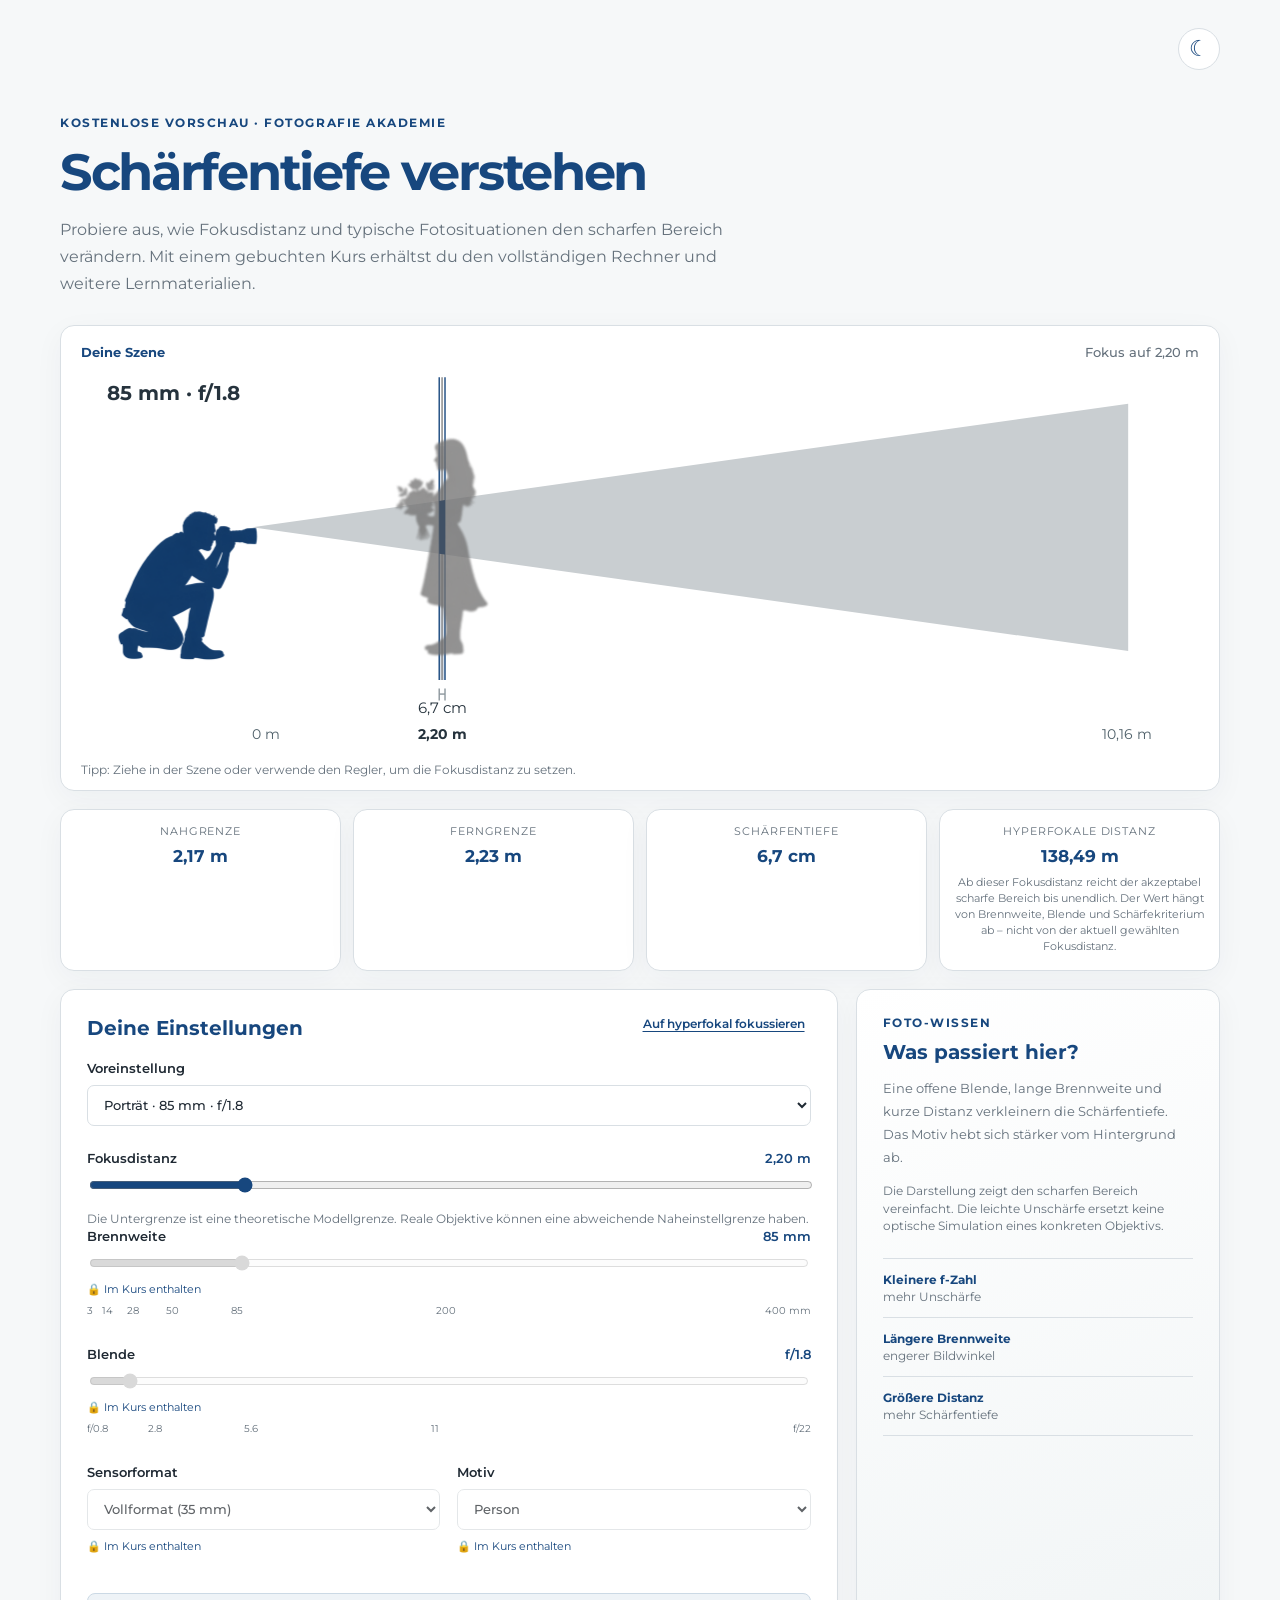
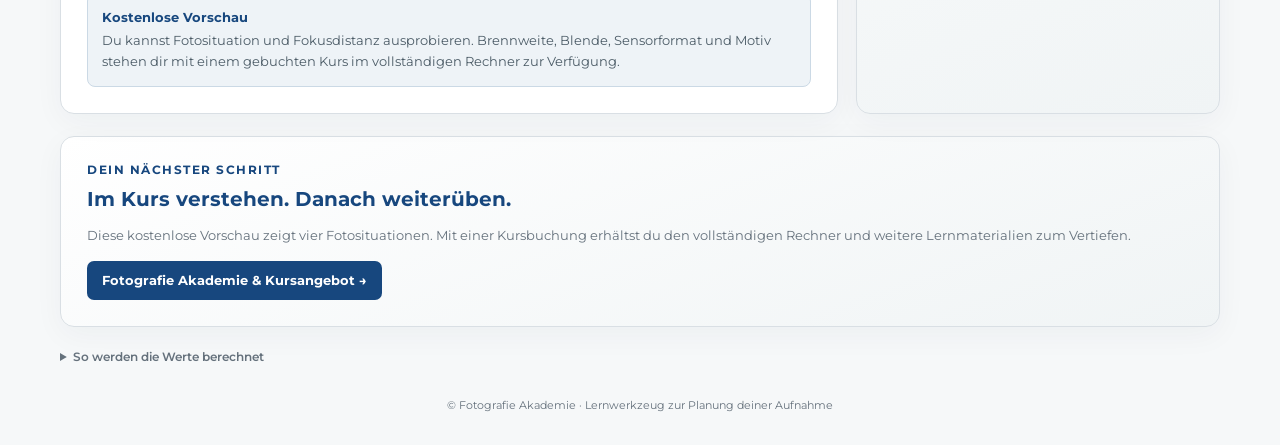
<file: index.html>
<!doctype html>
<html lang="de">
  <head>
    <meta charset="UTF-8" />
    <meta name="viewport" content="width=device-width, initial-scale=1.0" />
    <meta name="description" content="Interaktive Schärfentiefe-Vorschau der Fotografie Akademie" />
    <title>Schärfentiefe-Vorschau | Fotografie Akademie</title>
    <link rel="preconnect" href="https://fonts.googleapis.com" />
    <link rel="preconnect" href="https://fonts.gstatic.com" crossorigin />
    <link href="https://fonts.googleapis.com/css2?family=Montserrat:ital,wght@0,400;0,500;0,600;0,700;1,400&amp;display=swap" rel="stylesheet" />
    <link rel="stylesheet" href="styles.css?v=20261023-2" />
  </head>
  <body>
    <main class="app-shell">
      <header class="site-header" style="justify-content:flex-end;border-bottom:0;padding-bottom:0">
        <button id="theme-toggle" class="icon-button" type="button" aria-label="Dunkle Darstellung aktivieren" aria-pressed="false" title="Dunkle Darstellung aktivieren">☾</button>
      </header>

      <section class="intro">
        <p class="eyebrow">Kostenlose Vorschau · Fotografie Akademie</p>
        <h1>Schärfentiefe verstehen</h1>
        <p>Probiere aus, wie Fokusdistanz und typische Fotosituationen den scharfen Bereich verändern. Mit einem gebuchten Kurs erhältst du den vollständigen Rechner und weitere Lernmaterialien.</p>
      </section>

      <section class="scene-card" aria-label="Visualisierung der Schärfentiefe">
        <div class="scene-head"><span>Deine Szene</span><span id="scene-readout">Fokus auf 1,80 m</span></div>
        <div class="scene" role="img" aria-label="Kamera, Motiv und visualisierter Schärfebereich">
          <svg class="scene-svg" viewBox="0 0 1200 410" preserveAspectRatio="xMidYMid meet" aria-hidden="true">
            <defs><clipPath id="fov-clip"><path id="fov-clip-path"/></clipPath><clipPath id="focus-clip"><path id="focus-clip-path"/></clipPath><filter id="focus-silhouette"><feColorMatrix type="matrix" values="0 0 0 0 .05 0 0 0 0 .08 0 0 0 0 .13 0 0 0 1 0"/></filter></defs>
            <rect class="scene-bg" width="1200" height="410"/>
            <text id="lens-readout" x="28" y="34" font-size="22" font-weight="700">50 mm · f/1.8</text><path id="fov-cone"/><g id="focus-area"><path id="focus-cone"/><line id="near-line" y1="10" y2="335"/><line id="far-line" y1="10" y2="335"/><text id="near-text" font-size="15">Nahgrenze</text><text id="far-text" font-size="15">Ferngrenze</text><text id="far-outside-text" x="1116" y="64" font-size="14" text-anchor="end" hidden>Schärfebereich reicht weiter →</text></g><line id="focus-line" y1="10" y2="335"/>
            <svg id="camera-group" x="20" y="90" width="220" height="250" viewBox="0 80 700 688"><image href="fa-silhouetten-web.png" width="2048" height="768" preserveAspectRatio="none"/></svg>
            <g id="subject-person" class="scene-subject"><svg x="-90" y="-145" width="180" height="290" viewBox="770 0 560 768"><image href="fa-silhouetten-web.png" width="2048" height="768" preserveAspectRatio="none"/></svg></g>
            <g id="subject-dog" class="scene-subject" hidden><image href="fa-hund-web.png" x="-105" y="-85" width="210" height="140" preserveAspectRatio="xMidYMax meet"/></g>
            <g id="focus-person" class="scene-subject" clip-path="url(#focus-clip)" filter="url(#focus-silhouette)"><svg x="-90" y="-145" width="180" height="290" viewBox="770 0 560 768"><image href="fa-silhouetten-web.png" width="2048" height="768" preserveAspectRatio="none"/></svg></g>
            <g id="focus-dog" class="scene-subject" clip-path="url(#focus-clip)" filter="url(#focus-silhouette)" hidden><image href="fa-hund-web.png" x="-105" y="-85" width="210" height="140" preserveAspectRatio="xMidYMax meet"/></g>
            <g id="subject-object" class="scene-subject" hidden><rect x="-34" y="-70" width="68" height="82" rx="8" fill="#858585"/><path d="M-16-70v-18h32v18" fill="none" stroke="#858585" stroke-width="10"/><circle cx="0" cy="-30" r="17" fill="#eef2f3"/></g><g id="focus-object" class="scene-subject" clip-path="url(#focus-clip)" filter="url(#focus-silhouette)" hidden><rect x="-34" y="-70" width="68" height="82" rx="8" fill="#858585"/><path d="M-16-70v-18h32v18" fill="none" stroke="#858585" stroke-width="10"/><circle cx="0" cy="-30" r="17" fill="#eef2f3"/></g><g id="dof-measure" stroke="#8c969d" stroke-width="1.5"><line id="dof-line" y1="350" y2="350"/><line id="dof-left-tick" y1="344" y2="357"/><line id="dof-right-tick" y1="344" y2="357"/></g><text id="dof-label" y="370" fill="#303a43" font-size="16" text-anchor="middle">Schärfentiefe</text><g font-size="15" fill="#50616a"><text x="184" y="398">0 m</text><text id="focus-label" x="365" y="398" text-anchor="middle" fill="#303a43" font-weight="700">1,80 m</text><text x="1096" y="398">10,16 m</text></g>
          </svg>
        </div>
        <p class="scene-tip">Tipp: Ziehe in der Szene oder verwende den Regler, um die Fokusdistanz zu setzen.</p>
      </section>

      <section class="stats" aria-label="Berechnete Werte">
        <article><span>Nahgrenze</span><strong id="near-value">–</strong></article>
        <article><span>Ferngrenze</span><strong id="far-value">–</strong></article>
        <article><span>Schärfentiefe</span><strong id="dof-value">–</strong></article>
        <article><span>Hyperfokale Distanz</span><strong id="hyper-value">–</strong><small class="hyper-explanation">Ab dieser Fokusdistanz reicht der akzeptabel scharfe Bereich bis unendlich. Der Wert hängt von Brennweite, Blende und Schärfekriterium ab – nicht von der aktuell gewählten Fokusdistanz.</small></article>
      </section>

      <section class="tool-layout">
        <div class="controls-card">
          <div class="controls-title"><h2>Deine Einstellungen</h2><button id="hyper-button" class="text-button" type="button">Auf hyperfokal fokussieren</button></div>

          <label class="field select-field"><span>Voreinstellung</span>
            <select id="preset"><option value="custom">Eigene Einstellung</option><option value="portrait">Porträt · 85 mm · f/1.8</option><option value="street">Reportage · 35 mm · f/4</option><option value="landscape">Landschaft · 24 mm · f/8</option><option value="macro">Nahaufnahme · 100 mm · f/4</option></select>
          </label>
          <label class="field"><span>Fokusdistanz <output id="distance-output"></output></span><input id="distance" aria-label="Fokusdistanz" type="range" min="0.05" max="10.16" step="0.01" value="1.8" /></label><p class="hint model-limit">Die Untergrenze ist eine theoretische Modellgrenze. Reale Objektive können eine abweichende Naheinstellgrenze haben.</p>
          <label class="field"><span>Brennweite <output id="focal-output"></output></span><input id="focal" type="range" min="3" max="400" step="1" value="50" /><div class="ticks proportional focal-ticks"><span style="--p:0%">3</span><span style="--p:2.8%">14</span><span style="--p:6.3%">28</span><span style="--p:11.8%">50</span><span style="--p:20.7%">85</span><span style="--p:49.6%">200</span><span style="--p:100%">400 mm</span></div></label>
          <label class="field"><span>Blende <output id="aperture-output"></output></span><input id="aperture" type="range" min="0.8" max="22" step="0.1" value="1.8" /><div class="ticks proportional aperture-ticks"><span style="--p:0%">f/0.8</span><span style="--p:2.8%">1.4</span><span style="--p:9.4%">2.8</span><span style="--p:22.6%">5.6</span><span style="--p:48.1%">11</span><span style="--p:100%">f/22</span></div></label>
          <div class="two-cols">
            <label class="field select-field"><span>Sensorformat</span><select id="sensor"><option value="fullframe">Vollformat (35 mm)</option><option value="apsc">APS-C</option><option value="mft">Micro Four Thirds</option><option value="medium66">Mittelformat 6×6</option><option value="medium67">Mittelformat 6×7 (Querformat)</option><option value="smartphone">Smartphone · 1/2,55″ Referenz</option><option value="webcam">Webcam · 1/4″ Referenz</option></select></label>
            <label class="field select-field"><span>Motiv</span><select id="subject-select"><option value="person">Person</option><option value="dog">Hund</option><option value="object">Objekt</option></select></label>
          </div>
          <p id="equivalent" class="hint"></p><p id="diffraction" class="warning" hidden></p><p id="macro-note" class="hint" hidden></p>
        </div>

        <aside class="learn-card"><p class="eyebrow">Foto-Wissen</p><h2>Was passiert hier?</h2><p>Eine offene Blende, lange Brennweite und kurze Distanz verkleinern die Schärfentiefe. Das Motiv hebt sich stärker vom Hintergrund ab.</p><p class="visual-note">Die Darstellung zeigt den scharfen Bereich vereinfacht. Die leichte Unschärfe ersetzt keine optische Simulation eines konkreten Objektivs.</p><dl><div><dt>Kleinere f-Zahl</dt><dd>mehr Unschärfe</dd></div><div><dt>Längere Brennweite</dt><dd>engerer Bildwinkel</dd></div><div><dt>Größere Distanz</dt><dd>mehr Schärfentiefe</dd></div></dl></aside>
      </section>
      <section class="learn-card course-summary"><p class="eyebrow">Dein nächster Schritt</p><h2>Im Kurs verstehen. Danach weiterüben.</h2><p>Diese kostenlose Vorschau zeigt vier Fotosituationen. Mit einer Kursbuchung erhältst du den vollständigen Rechner und weitere Lernmaterialien zum Vertiefen.</p><a class="course-cta" href="https://www.fotografie-akademie.ch">Fotografie Akademie &amp; Kursangebot →</a></section>
      <details class="model-details"><summary>So werden die Werte berechnet</summary><p>Idealisiertes Dünnlinsenmodell, Vollformat mit einem zulässigen Zerstreuungskreis von 0,029 mm. Distanzen werden ab der vorderen Hauptebene des Objektivs modelliert, nicht ab der Sensormarkierung. Die Werte beschreiben akzeptable Schärfe unter dieser Annahme, keine absolute Schärfegrenze.</p><p>Objektivspezifische Naheinstellgrenzen, Fokus-Breathing, Pupillenvergrösserung und Beugung werden nicht simuliert. Besonders im Nahbereich sind die Ergebnisse Modellwerte. Die horizontale Entfernungsskala ist massstäblich; Personen und Bildwinkel sind schematisch. Sehr schmale Bereiche können auf dem Bildschirm kaum sichtbar sein.</p></details>
      <p id="result-status" class="sr-only" role="status" aria-live="polite" aria-atomic="true"></p>
      <footer>© Fotografie Akademie · Lernwerkzeug zur Planung deiner Aufnahme</footer>
    </main>
    <script src="app.js?v=20261023-embed3"></script>
  </body>
</html>
</file>
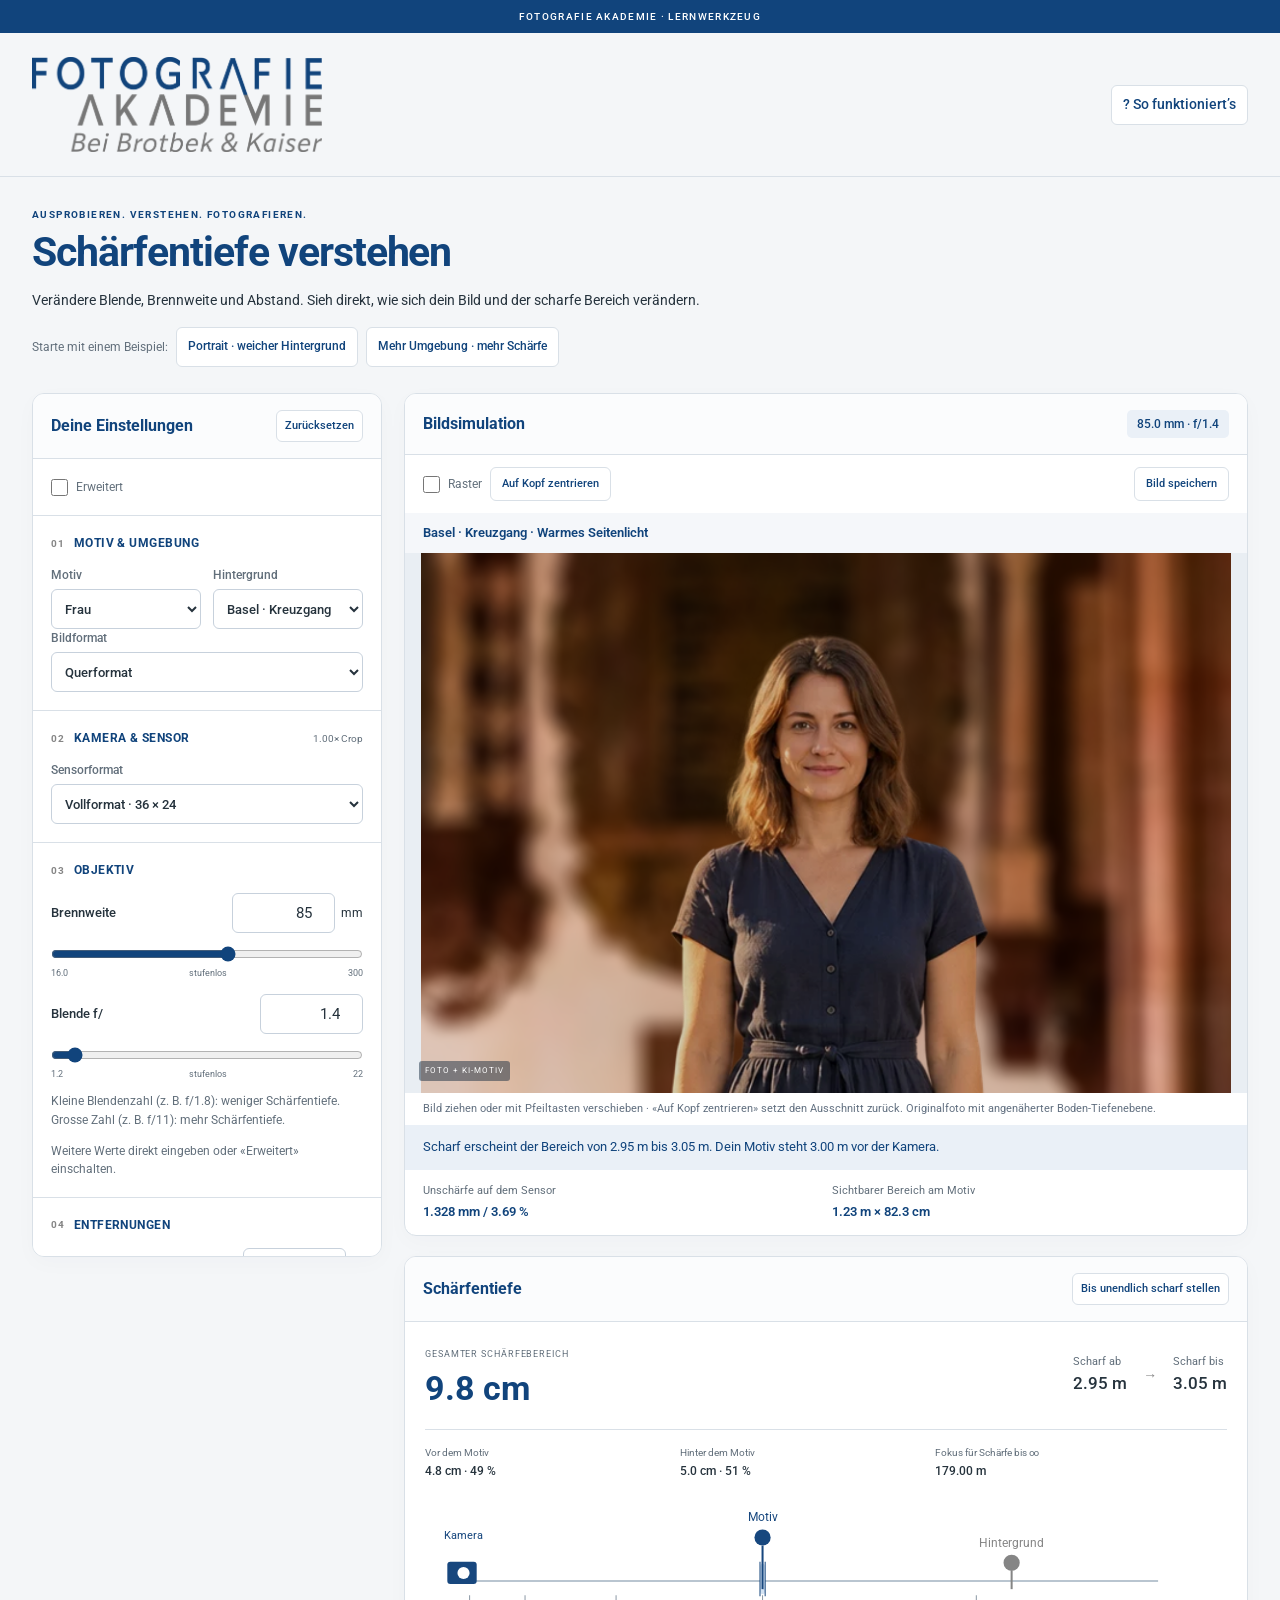
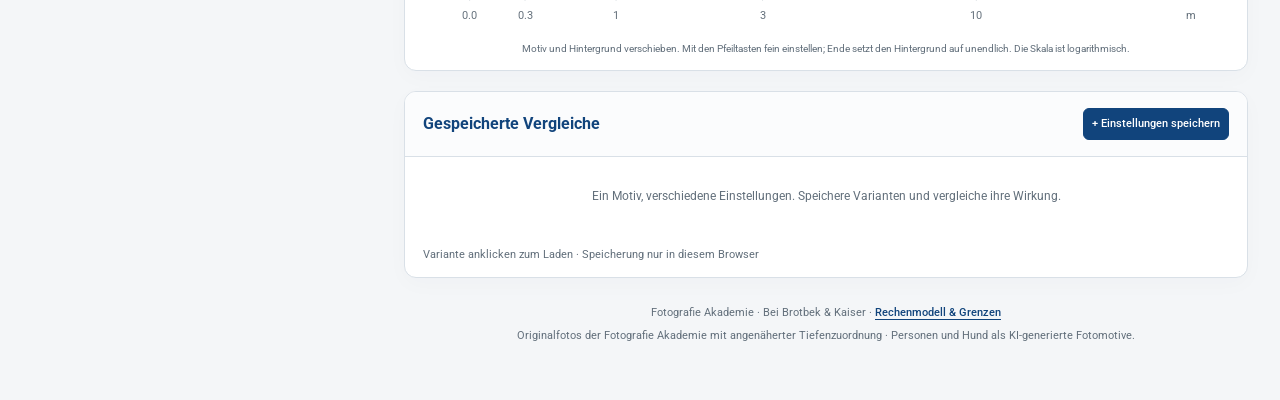
<file: simulator/index.html>
<!doctype html><html lang="de"><head><meta charset="utf-8"><meta name="viewport" content="width=device-width,initial-scale=1"><meta name="description" content="Schärfentiefe verstehen: interaktive Simulation von Brennweite, Blende, Sensorgrösse und Bokeh."><title>Schärfentiefe Studio · Fotografie Akademie</title><link rel="icon" href="../fa-logo.png"><link rel="preconnect" href="https://fonts.googleapis.com"><link rel="preconnect" href="https://fonts.gstatic.com" crossorigin><link href="https://fonts.googleapis.com/css2?family=Roboto:wght@400;500;600;700&display=swap" rel="stylesheet"><style>:root{--fa-blue:#11447c;--fa-gray:#858585;--ink:#26333d;--muted:#626f7b;--line:#d9e0e7;--paper:#f4f6f8;--light:#eaf0f7;--card:#fff;font-family:Roboto,Arial,sans-serif;color:var(--ink);background:var(--paper);font-synthesis:none}*{box-sizing:border-box}html{scroll-behavior:smooth;scroll-padding-top:20px}body{margin:0;font-size:14px;line-height:1.5}.brand-strip{background:var(--fa-blue);color:#fff;text-align:center;font-size:10px;font-weight:500;letter-spacing:.13em;padding:9px 16px}header{max-width:1400px;margin:auto;padding:24px 32px;display:flex;align-items:center;justify-content:space-between;border-bottom:1px solid var(--line);gap:20px}.brand{display:block;max-width:70%}.brand img{display:block;width:290px;max-width:100%;height:auto}button,input,select{font:inherit}button{min-height:36px;padding:7px 11px;border:1px solid var(--line);border-radius:6px;background:#fff;color:var(--fa-blue);cursor:pointer;font-weight:500;line-height:1.3;transition:background .12s}button:hover{background:var(--light);border-color:#91aac5}button:disabled{cursor:default;opacity:.5}:focus-visible{outline:3px solid #6c9fce;outline-offset:3px}a{color:var(--fa-blue)}.intro{max-width:1400px;margin:auto;padding:30px 32px 26px}.intro .eyebrow{color:var(--fa-blue);font-weight:700;font-size:10px;letter-spacing:.14em;margin:0 0 7px}.intro h1{color:var(--fa-blue);font-size:clamp(26px,3.2vw,42px);line-height:1.15;letter-spacing:-.025em;margin:0 0 10px;font-weight:700}.intro>p:last-child{font-size:14px;color:var(--muted);margin:0;max-width:750px}main{max-width:1400px;margin:auto;padding:0 32px 40px;display:grid;grid-template-columns:350px minmax(0,1fr);gap:22px;align-items:start}.panel{background:var(--card);border:1px solid var(--line);border-radius:12px;box-shadow:0 6px 22px #12314a06;overflow:hidden;min-width:0}.panel-head{display:flex;justify-content:space-between;align-items:center;flex-wrap:wrap;gap:10px;padding:16px 18px;border-bottom:1px solid var(--line);background:#fbfcfd}.panel-head h2{font-size:16px;margin:0;color:var(--fa-blue);font-weight:700;line-height:1.3}.panel-head>div{display:flex;gap:6px}.panel-head button{font-size:11px;min-height:32px;padding:6px 8px}.controls{position:sticky;top:18px;max-height:calc(100vh - 36px);overflow-y:auto;scrollbar-width:thin;scrollbar-color:#afbdcb transparent}.controls .panel-head{display:block}.controls .panel-head>div{margin-top:10px}.controls section{padding:18px;border-top:1px solid var(--line)}.controls h2:not(.panel-head h2){font-size:10px;letter-spacing:.08em;display:flex;align-items:center;gap:9px;color:var(--fa-gray);margin:0 0 14px}.controls h2 span{color:var(--fa-blue);font-size:12px;letter-spacing:.04em;text-transform:uppercase}.controls h2 output{margin-left:auto;letter-spacing:0;font-size:10px;color:var(--muted);font-weight:400}.mode-row{padding:13px 18px;display:flex;align-items:center;justify-content:space-between;gap:12px}.mode-row .check{margin:0}.mode-row label{display:flex;align-items:center;gap:8px}.mode-row select{width:80px;margin:0;padding:5px 8px}label{display:block;font-size:12px;color:var(--muted);font-weight:500}select,input[type=number]{display:block;border:1px solid #c7d1dc;border-radius:6px;padding:8px 9px;width:100%;min-width:0;margin-top:5px;background:#fff;color:var(--ink);min-height:37px;font-size:13px}input[type=number]{font-variant-numeric:tabular-nums}input[aria-invalid=true]{border-color:#b24d25;outline:1px solid #b24d25}.input-error{padding:12px 18px;background:#fff4e9;color:#8e3b18;font-size:12px;margin:0;border-top:1px solid #edcfaf}.check{display:flex;align-items:center;gap:8px;font-size:12px;margin:12px 0 2px;line-height:1.5;font-weight:400}.check input{flex-shrink:0;margin:0;accent-color:var(--fa-blue);width:17px;height:17px}.two{display:grid;grid-template-columns:minmax(0,1fr) minmax(0,1fr);gap:12px}.two.advanced{margin-top:12px}.value-row{display:flex;align-items:center;justify-content:space-between;gap:8px;margin:14px 0 4px}.value-row label{font-size:13px;color:var(--ink)}.value-row>span{display:flex;align-items:center;gap:6px;font-size:12px;flex-shrink:0}.value-row input{width:103px;text-align:right;font-size:15px;margin:0;padding:5px 7px}input[type=range]{width:100%;display:block;height:28px;margin:7px 0 0;accent-color:var(--fa-blue);cursor:pointer}input:disabled{opacity:.48;cursor:default}.ticks{display:flex;justify-content:space-between;gap:6px;color:var(--muted);font-size:9px;line-height:1.3;white-space:nowrap}.presets{display:flex;flex-wrap:wrap;gap:6px;margin-top:14px}.presets button{font-size:11px;flex-grow:1;min-height:34px}.hint{font-size:11px;color:var(--muted);line-height:1.5;margin:10px 0 0}#compensateLabel{margin-top:12px}.results{display:grid;gap:20px;min-width:0}.sim-toolbar{display:flex;align-items:center;flex-wrap:wrap;gap:12px;padding:12px 18px}.sim-toolbar label{display:flex;align-items:center;gap:8px;margin:0;font-size:12px}.sim-toolbar select{width:128px;margin:0;min-height:34px;font-size:12px}.sim-toolbar button{margin-left:auto;font-size:11px;min-height:34px}.active-options{margin:0;padding:0 18px 10px;font-size:11px;color:var(--fa-blue)}.active-options:empty{display:none}.canvas-wrap{display:flex;align-items:center;justify-content:center;position:relative;overflow:hidden;background:#e9eef3}canvas{display:block;width:100%;height:auto;max-height:540px;object-fit:contain}.scene-label{position:absolute;bottom:12px;left:14px;padding:4px 6px;border-radius:3px;font-size:8px;letter-spacing:.12em;color:#fff;background:#1a2f4280;pointer-events:none}.sim-footer{display:grid;grid-template-columns:1fr 1fr;gap:12px;padding:13px 18px;font-size:11px;color:var(--muted)}.sim-footer b{display:block;color:var(--fa-blue);font-weight:600;font-size:13px;margin-top:3px}#liveBadge{font-size:12px;font-weight:500;color:var(--fa-blue);background:var(--light);padding:5px 10px;border-radius:5px;font-variant-numeric:tabular-nums}.depth-main{display:flex;justify-content:space-between;align-items:center;gap:18px;padding:20px}.eyebrow{font-size:9px;letter-spacing:.1em;color:var(--muted)}#total{font-size:34px;color:var(--fa-blue);line-height:1.2;display:block;margin-top:5px;font-weight:700;font-variant-numeric:tabular-nums}.limits{display:flex;align-items:center;gap:16px}.limits span{font-size:11px;color:var(--muted)}.limits b{display:block;color:var(--ink);font-size:17px;font-weight:500;font-variant-numeric:tabular-nums}.limits i{color:var(--fa-gray)}.depth-stats{display:grid;grid-template-columns:1fr 1fr 1.2fr;gap:12px;padding:15px 0;border-top:1px solid var(--line);margin:0 20px}.depth-stats span{display:block;font-size:10px;color:var(--muted)}.depth-stats b{font-size:12px;font-weight:500}.diagram{padding:0 16px 14px;overflow-x:auto}.diagram .hint{text-align:center;font-size:10px;margin:4px 0 0;max-width:620px;margin-inline:auto}#distanceDiagram{display:block;width:100%;min-width:320px;touch-action:pan-y;user-select:none}#distanceDiagram [data-drag]{cursor:ew-resize;touch-action:none}#distanceDiagram [data-drag]:focus{outline:none}#distanceDiagram [data-drag]:focus circle{stroke:#6c9fce;stroke-width:4}#cocControls{padding:12px 18px;border-top:1px solid var(--line);background:#f7f9fb;font-size:11px}#cocControls>label{margin-top:12px}#cocControls .two{grid-template-columns:1fr}#warning{margin:0;padding:12px 18px;background:#fff5e7;color:#81521b;font-size:12px}#warning:empty{display:none}.primary{background:var(--fa-blue);border-color:var(--fa-blue);color:white}.primary:hover{background:#0c3463;color:#fff}.empty{font-size:12px;line-height:1.6;color:var(--muted);padding:18px 24px;text-align:center}.table-scroll{overflow-x:auto}table{width:100%;border-collapse:collapse;white-space:nowrap;font-size:12px}th,td{text-align:left;border-bottom:1px solid var(--line);padding:10px 12px}th{font-weight:500;font-size:11px;color:var(--muted)}th button{padding:0;min-height:28px;background:none;border:0;color:inherit;font-size:11px}td button{font-size:11px;min-height:32px}tbody tr{cursor:pointer}tbody tr:hover{background:var(--light)}.saved>.hint{padding:0 18px 14px}.results footer{font-size:11px;color:var(--muted);text-align:center;line-height:1.8;padding:2px 5px 14px}.results footer button{font-size:11px;border:0;background:none;padding:0;min-height:26px;text-decoration:underline;text-underline-offset:3px}body:not(.advanced-mode) .advanced,[hidden]{display:none!important}.mobile-nav{display:none}#toast{position:fixed;z-index:20;left:50%;bottom:25px;max-width:calc(100vw - 32px);transform:translateX(-50%) translateY(140px);opacity:0;pointer-events:none;background:var(--fa-blue);color:white;padding:12px 18px;border-radius:8px;box-shadow:0 6px 24px #12314a33;font-size:13px;transition:transform .2s,opacity .2s}#toast.show{transform:translateX(-50%) translateY(0);opacity:1}dialog{width:calc(100% - 28px);max-width:680px;max-height:85dvh;overflow:auto;border:1px solid var(--line);border-radius:12px;color:var(--ink);padding:24px;background:#fff}dialog::backdrop{background:#14345680;backdrop-filter:blur(3px)}.dialog-head{display:flex;align-items:center;justify-content:space-between;gap:12px}.dialog-head h2{margin:0;color:var(--fa-blue);font-size:21px}.dialog-head button{font-size:24px;min-width:40px}dialog h3{font-size:15px;color:var(--fa-blue);margin:22px 0 8px}dialog p{font-size:13px;line-height:1.7;color:var(--muted)}dialog pre{white-space:pre-wrap;background:var(--light);padding:14px;border-radius:6px;font-size:12px;overflow-wrap:anywhere}@media(max-width:1100px){main{grid-template-columns:310px minmax(0,1fr);padding:0 20px 30px;gap:16px}.intro,header{padding-left:20px;padding-right:20px}.depth-main{flex-direction:column;align-items:flex-start}.depth-stats{gap:8px}.panel-head{padding:14px}.sim-toolbar{padding:12px}.sim-toolbar button{margin-left:0}#total{font-size:30px}}@media(max-width:800px){header{padding:17px 16px}.brand img{width:225px}.intro{padding:23px 16px 20px}.intro .eyebrow{font-size:9px}.intro>p:last-child{font-size:13px}.intro h1{font-size:29px}main{display:flex;flex-direction:column;padding:0 12px 86px;gap:16px}.controls{order:1;position:static;max-height:none;overflow:visible;width:100%}.results{display:contents}.simulation{order:0;width:100%}.depth{order:2;width:100%}.saved{order:3;width:100%}.results footer{order:4;width:100%}.controls .panel-head{display:flex}.controls .panel-head>div{margin-top:0}canvas{max-height:460px}.depth-main{flex-direction:row;align-items:center;padding:18px}.depth-stats{margin-inline:18px}.sim-footer{gap:8px;padding:12px}.sim-footer b{font-size:12px}.sim-toolbar{gap:10px}.sim-toolbar select{width:112px}.sim-toolbar button{margin-left:auto}.mobile-nav{position:fixed;bottom:0;left:0;right:0;display:grid;grid-template-columns:.8fr 1fr 1.5fr;background:#fff;box-shadow:0 -2px 12px #17477e12;border-top:1px solid var(--line);padding-bottom:env(safe-area-inset-bottom);z-index:15}.mobile-nav a{text-decoration:none;text-align:center;padding:12px 4px;font-size:12px;color:var(--fa-blue);line-height:1.5}.mobile-nav a:last-child{background:var(--light)}.mobile-nav b{display:block;font-size:13px}.mobile-nav a:not(:last-child){display:flex;align-items:center;justify-content:center}#toast{bottom:86px}#helpBtn{font-size:12px}.value-row input{width:120px}}@media(max-width:420px){#helpBtn span{display:none}#helpBtn{min-width:38px;font-size:17px}.brand{max-width:80%}.brand img{width:210px}.depth-main{flex-direction:column;align-items:flex-start;gap:12px}.limits{width:100%;justify-content:space-between}.sim-toolbar label{font-size:11px}.sim-toolbar select{width:96px}.sim-toolbar button{font-size:10px;padding:5px 7px}.sim-toolbar{gap:9px}.panel-head h2{font-size:15px}.panel-head button{font-size:10px}.controls .panel-head{align-items:flex-start;flex-direction:column}.depth-stats{grid-template-columns:1fr 1fr}.depth-stats>div:last-child{grid-column:1/-1}.two{gap:10px}.ticks{font-size:9px}.saved .panel-head{align-items:flex-start}.saved .panel-head button{width:100%}.intro h1{font-size:27px}#total{font-size:32px}}@media(prefers-reduced-motion:reduce){html{scroll-behavior:auto}*{transition:none!important}}

.photo-caption{margin:0;padding:10px 18px;color:var(--fa-blue);font-weight:600;font-size:13px;background:#f5f7fa}.photo-limit{font-size:11px;color:#627080;margin:0;padding:8px 18px}.photo-limit:empty{display:none}.photo-status{position:absolute;inset:0;z-index:2;display:flex;align-items:center;justify-content:center;flex-direction:column;gap:12px;padding:24px;background:#e8edf3;color:#11447c;text-align:center}.scene-label{letter-spacing:1px}

/* Participant workflow: concise explanations, visible feedback, comfortable targets. */
.lesson-actions{display:flex;gap:8px;flex-wrap:wrap;align-items:center;margin-top:16px;color:var(--muted);font-size:12px}.lesson-actions button{font-size:12px}
.control-tip{font-size:12px;line-height:1.55;color:var(--muted);margin:12px 0 0}.learning-text{margin:0;padding:12px 18px;background:var(--light);color:var(--fa-blue);font-size:13px;line-height:1.6}
button,input[type=number],select{min-height:40px}.check{min-height:30px}.presets button[aria-pressed=true]{background:var(--fa-blue);color:white;border-color:var(--fa-blue)}
.input-error{font-size:12px;padding:8px;border-radius:5px;margin-top:6px;border:0}.technical-help summary{cursor:pointer;color:var(--fa-blue);font-weight:600;padding:14px 0}.dialog-head{position:sticky;top:-24px;background:white;z-index:1;padding-block:10px}
#sceneCanvas{touch-action:none}#distanceDiagram{touch-action:none}.sim-toolbar{gap:8px}.sim-toolbar button{margin-left:0}.sim-toolbar #exportBtn{margin-left:auto}.photo-limit{line-height:1.5}.controls .panel-head{display:flex;align-items:center}.controls .panel-head>div{margin:0}
@media(min-width:801px){.simulation{position:relative}.results{align-items:start}.controls{max-height:calc(100dvh - 36px)}}
@media(max-width:800px){
 .simulation{position:sticky;top:0;z-index:5;box-shadow:0 5px 18px #12314a20;border-radius:0 0 10px 10px}
 .simulation .panel-head{padding:8px 12px}.simulation .panel-head h2{font-size:14px}.simulation .sim-toolbar{padding:5px 10px}.simulation .sim-toolbar button{min-height:32px}.simulation .sim-toolbar label{font-size:11px}
 .simulation canvas{max-height:clamp(130px,25dvh,230px)}.simulation .photo-caption{padding:5px 12px;font-size:11px}.simulation .photo-limit,.simulation .sim-footer{display:none}.simulation .learning-text{padding:6px 12px;font-size:11px}.simulation .scene-label{font-size:7px;bottom:6px}
 #settings,#depth{scroll-margin-top:360px}.intro{padding-block:18px}.lesson-actions{gap:6px}.lesson-actions span{flex-basis:100%}.controls .panel-head{flex-direction:row;align-items:center}.value-row input{font-size:16px}select{font-size:16px}input[type=range]{height:36px}
 .mobile-nav a{min-height:52px}.technical-help summary{min-height:44px}
}
@media(max-width:800px) and (max-height:550px){.simulation{position:static}#settings,#depth{scroll-margin-top:12px}}

.canvas-wrap .photo-gpu{position:absolute;inset:0;width:100%;height:100%;max-height:none;object-fit:contain;pointer-events:none}#sceneCanvas{position:relative;z-index:1}.scene-label{z-index:2}

.saved-context{display:block;white-space:normal;max-width:180px;font-size:10px;color:var(--muted);margin-top:4px}#toast.show{pointer-events:auto}#toast button{margin-left:6px;font-size:12px;min-height:32px}

@media(min-width:801px){.controls{overscroll-behavior:contain}}
@media(max-width:800px){.simulation .photo-limit{display:block;font-size:0;padding:4px 12px}.simulation .photo-limit::after{content:'Bild ziehen, um den Ausschnitt zu verschieben.';font-size:10px}.simulation .photo-limit.at-limit::after{content:'Fotorand erreicht · «Auf Kopf zentrieren» setzt zurück.'}}
</style></head><body>
<div class="brand-strip">FOTOGRAFIE AKADEMIE · LERNWERKZEUG</div>
<header><a class="brand" href="https://www.fotografie-akademie.ch/" target="_blank" rel="noopener"><img src="../fa-logo.png" alt="Fotografie Akademie · Bei Brotbek & Kaiser" width="290" height="100"></a><button id="helpBtn">? <span>So funktioniert’s</span></button></header>
<div class="intro"><p class="eyebrow">AUSPROBIEREN. VERSTEHEN. FOTOGRAFIEREN.</p><h1>Schärfentiefe verstehen</h1><p>Verändere Blende, Brennweite und Abstand. Sieh direkt, wie sich dein Bild und der scharfe Bereich verändern.</p><div class="lesson-actions" aria-label="Beispiele zum Ausprobieren"><span>Starte mit einem Beispiel:</span><button data-lesson="blur">Portrait · weicher Hintergrund</button><button data-lesson="sharp">Mehr Umgebung · mehr Schärfe</button></div></div>
<main><aside class="controls panel" id="settings"><div class="panel-head"><h2>Deine Einstellungen</h2><div><button id="resetBtn">Zurücksetzen</button></div></div><div id="controls"></div></aside><div class="results">
<section class="panel simulation" id="simulation"><div class="panel-head"><h2>Bildsimulation</h2><span id="liveBadge"></span></div><div class="sim-toolbar" id="simToolbar"></div><p id="activeOptions" class="active-options" aria-live="polite"></p><p id="photoCaption" class="photo-caption"></p><div class="canvas-wrap"><div id="photoStatus" class="photo-status" role="status"><span id="photoStatusText"></span><button id="retryPhotos" hidden>Erneut laden</button></div><canvas id="sceneCanvas" width="1200" height="800" aria-label="Illustration der Bildwirkung mit entfernungsabhängiger Hintergrundunschärfe"></canvas><span class="scene-label">FOTO + KI-MOTIV</span></div><p id="photoLimit" class="photo-limit"></p><p id="learningText" class="learning-text"></p><div class="sim-footer"><span>Unschärfe auf dem Sensor <b id="blurValue"></b></span><span>Sichtbarer Bereich am Motiv <b id="fieldValue"></b></span></div></section>
<section class="panel depth" id="depth"><div class="panel-head"><h2>Schärfentiefe</h2><button id="hyperBtn" title="Fokus so setzen, dass die Schärfe bis unendlich reicht">Bis unendlich scharf stellen</button></div><div class="depth-main"><div><span class="eyebrow">GESAMTER SCHÄRFEBEREICH</span><strong id="total"></strong></div><div class="limits"><span>Scharf ab <b id="near"></b></span><i>→</i><span>Scharf bis <b id="far"></b></span></div></div><div class="depth-stats"><div><span>Vor dem Motiv</span><b id="front"></b></div><div><span>Hinter dem Motiv</span><b id="back"></b></div><div><span>Fokus für Schärfe bis ∞</span><b id="hyperfocal"></b></div></div><div class="diagram"><svg id="distanceDiagram" viewBox="0 0 800 140" role="group" aria-label="Entfernungsdiagramm: Kamera, Motiv, Schärfebereich und Hintergrund"></svg><p class="hint">Motiv und Hintergrund verschieben. Mit den Pfeiltasten fein einstellen; Ende setzt den Hintergrund auf unendlich. Die Skala ist logarithmisch.</p></div><div id="cocControls"></div><p id="warning" role="status"></p></section>
<section class="panel saved"><div class="panel-head"><h2>Gespeicherte Vergleiche</h2><button id="saveBtn" class="primary">+ Einstellungen speichern</button></div><p class="empty" id="empty">Ein Motiv, verschiedene Einstellungen. Speichere Varianten und vergleiche ihre Wirkung.</p><div class="table-scroll"><table id="savedTable"><thead><tr><th><button data-sort="focal">Brennweite ↕</button></th><th><button data-sort="aperture">Blende ↕</button></th><th><button data-sort="distance">Distanz ↕</button></th><th>Sensor</th><th>Schärfentiefe</th><th></th></tr></thead><tbody id="savedBody"></tbody></table></div><p class="hint">Variante anklicken zum Laden · Speicherung nur in diesem Browser</p></section>
<footer>Fotografie Akademie · Bei Brotbek &amp; Kaiser · <button id="mathBtn">Rechenmodell & Grenzen</button><br>Originalfotos der Fotografie Akademie mit angenäherter Tiefenzuordnung · Personen und Hund als KI-generierte Fotomotive.</footer></div></main><nav class="mobile-nav" aria-label="Schnellnavigation"><a href="#simulation">Bild</a><a href="#settings">Einstellungen</a><a href="#depth">Schärfentiefe <b id="mobileTotal"></b></a></nav><div id="toast" role="status" aria-live="polite"></div>
<dialog id="helpDialog"><div class="dialog-head"><h2>Schärfentiefe verstehen</h2><button id="closeHelp" aria-label="Hilfe schliessen">×</button></div><h3>Vier Regler, eine Bildwirkung</h3><p>Eine offene Blende, eine längere Brennweite und ein kleiner Abstand zum Motiv verkleinern in der Regel die Schärfentiefe. Ein weiter entfernter Hintergrund wird stärker unscharf. Der blaue Bereich im Diagramm zeigt die akzeptabel scharfe Zone.</p><h3>Einstellungen vergleichen</h3><p>Mit «Motivgrösse im Bild beibehalten» werden Entfernung oder Brennweite ausgeglichen. Die Portrait-Tasten stellen einen passenden Ausschnitt ein. Vergleiche bleiben lokal im Browser. «Zurücksetzen» setzt nur die aktuellen Einstellungen zurück.</p><h3>Bedienung</h3><p>Der Hintergrund liegt immer hinter dem Motiv. Ein deaktiviertes Hintergrundfeld bedeutet «unendlich». Die Motivgrösse-Sperre hält den vertikalen Bildausschnitt fest; bei einem anderen Seitenverhältnis ändert sich die Breite. Die Brennweite wird bei einer direkten Distanzänderung ausgeglichen, die Distanz bei einer direkten Brennweitenänderung.</p><details class="technical-help"><summary>Rechenmodell und Grenzen im Detail</summary><h3>Rechenmodell</h3><p>Dünnes, symmetrisches Objektiv mit Brennweite f, Blendenzahl N, Fokusdistanz s und Zerstreuungskreis c. Alle Formeln verwenden intern Millimeter.</p><pre>H = f² / (N · c) + f
Nah = s · (H − f) / (H + s − 2f)
Fern = s · (H − f) / (H − s)
Fern = ∞, wenn s ≥ H
Unschärfe(z) = f² · |z − s| / (N · z · (s − f))</pre><p>Standard: c = Sensordiagonale / 1500. Druck: 0.2 mm entlang der langen Papierseite. Ausgabe: zwei Pixel entlang der langen Bildseite. Diese Optionen definieren ein Betrachtungskriterium, keine feste Eigenschaft der Kamera.</p><p>Konverter ändern Brennweite und Blendenzahl mit demselben Faktor. Die Anamorphot-Option erweitert den horizontalen Bildwinkel und verändert die Bokehform vereinfachend. Sie simuliert kein konkretes Objektiv.</p><p>Beugung: Airy-Durchmesser 2.44 · 0.00055 mm · N · (1 + Abbildungsmassstab). Geometrische Unschärfe und Beugung werden näherungsweise quadratisch kombiniert. Übersteigt die Beugung das Kriterium, existiert kein akzeptabel scharfer Bereich.</p><p>Die Hyperfokal-Taste berücksichtigt bei aktivierter Beugung auch den von der Fokusdistanz abhängigen Airy-Durchmesser. Die obige H-Formel beschreibt den Fall ohne Beugung.</p><h3>Fotos, Tiefe und Bildausschnitt</h3><p>Alle fünf Hintergründe zeigen die Originalfotos. Im Kreuzgang liegt eine unsichtbare angenäherte Bodenebene hinter der Darstellung: Sie bestimmt die Bodentiefe und den Unschärfeverlauf. Das Foto wird nicht durch gerenderte Architektur ersetzt. Die übrigen Hintergrundbereiche werden als eine Entfernung behandelt. Dies ist keine vollständige Tiefenrekonstruktion aus dem Foto.</p><p>Bei engem Ausschnitt richtet sich die Vorschau automatisch auf den Kopf. Ziehe direkt im Bild, um den gesamten Ausschnitt zu verschieben. Mit den Pfeiltasten geht dies ebenfalls; Umschalt vergrössert den Schritt. «Auf Kopf zentrieren» oder die Pos1-Taste setzt die Verschiebung zurück. Eine manuelle Verschiebung bleibt bei weiteren Einstellungen erhalten.</p><h3>Grenzen</h3><p>Abstände beziehen sich auf die Hauptebene des idealisierten Objektivs. Fokus-Breathing, Pupillenmassstab, Aberrationen, Sensorfilter und Schärfung sind nicht modelliert. Die Foto-Unschärfe ist eine Näherung mit einer abgetasteten Blendenform und geglätteten Texturstufen. Die zehn Bokehformen verändern die Unschärfe des Fotos. Bereits im Originalfoto vorhandene Unschärfe lässt sich nicht rückgängig machen. Wände und Landschaft werden derselben Hintergrundentfernung zugeordnet. Im Kreuzgang berechnet eine unsichtbare angenäherte Bodenebene die Bodentiefe. Das Foto ist keine 3D-Rekonstruktion. Die Originalfotos enthalten keine EXIF-Aufnahmedaten. Die Projektion verwendet angenommene 12 mm an Vollformat als Referenz; dies ist keine vermessene Kalibrierung. Ausserhalb des Fotos fehlen Bilddaten. Bei starken Vergrösserungen begrenzt die Bildauflösung die Qualität. Die Personen und der Hund sind KI-generiert, ihre Lichtvariante wird passend zum Ort gewählt. Bei den Landschaften hält die Vorschau kleinere Motive an der unteren Bildkante; Füsse und Pfoten bleiben knapp ausserhalb des Ausschnitts. Nahe Portraits behalten etwas Raum über dem Kopf. Diese bewusste Bildgestaltung verhindert schwebende Motive, ohne den Hintergrund zu verändern.</p><p>Die Kameraauswahl enthält zwei geprüfte Modelle. Weitere Kameras lassen sich über die Sensorabmessungen einstellen. Objektivvorgaben sind allgemeine Brennweiten-Blenden-Kombinationen, keine Herstellerdatenbank. Konverterkompatibilität und Bildkreis werden nicht geprüft.</p><p>Formeln und Vergleich: <a href="https://www.dofmaster.com/equations.html" target="_blank" rel="noopener">DOFMaster</a> · <a href="https://www.cambridgeincolour.com/tutorials/depth-of-field.htm" target="_blank" rel="noopener">Cambridge in Colour: Schärfentiefe</a> · <a href="https://www.cambridgeincolour.com/tutorials/diffraction-photography.htm" target="_blank" rel="noopener">Beugung</a>. Die Referenzfälle wurden mit identischem Zerstreuungskreis verglichen.</p><p>Sensorquellen: <a href="https://www.nikonusa.com/p/z50ii/1788/overview" target="_blank" rel="noopener">Nikon Z50II</a> · <a href="https://fujifilm-dsc.com/en/manual/x-t50/technical_notes/spec/index.html" target="_blank" rel="noopener">Fujifilm X-T50</a>.</p><p>Eigenständig programmierte Anwendung mit bereitgestellten Originalfotos und KI-generierten Motiven. Kein Originalcode oder Bildmaterial von dofsimulator.net übernommen.</p></details></dialog><script>/* Independent thin-lens model. Public distances: m. Optical lengths: mm. */
(function(root){
'use strict';
const clamp=(v,a,b)=>Math.min(b,Math.max(a,v));
const sensors=[['ff','Vollformat · 36 × 24',36,24],['aps','APS-C / DX · 23.5 × 15.7',23.5,15.7],['canon','APS-C Canon · 22.3 × 14.9',22.3,14.9],['apsh','APS-H · 27.9 × 18.6',27.9,18.6],['mft','Micro Four Thirds · 17.3 × 13',17.3,13],['one','1 Zoll · 13.2 × 8.8',13.2,8.8],['compact','1/2.3 Zoll · 6.17 × 4.55',6.17,4.55],['mf','Mittelformat · 43.8 × 32.9',43.8,32.9],['645','645 · 56 × 41.5',56,41.5],['66','6 × 6 · 56 × 56',56,56],['67','6 × 7 · 69 × 56',69,56],['45','4 × 5 Zoll · 120 × 96',120,96],['810','8 × 10 Zoll · 240 × 192',240,192],['custom','Eigene Abmessungen',36,24]];
const defaults={focal:85,aperture:1.4,distance:3,background:12,infinity:false,width:36,height:24,sensor:'ff',camera:'',lens:'',converter:1,anamorphic:1,orientation:'landscape',video:false,advanced:false,units:'metric',model:'woman',modelHeight:1.7,cameraHeight:1.25,scene:'studio',bokeh:'circle',diffraction:false,cocMode:'standard',customCoc:.029,printWidth:300,outputPixels:3840,lock:false,compensate:'distance',constGap:false,scaleBackground:false,grid:false,panX:0,panY:0};
const ranges={panX:[-2,2],panY:[-2,2],focal:[8,1200],aperture:[.7,64],distance:[.1,10000],background:[.11,100000],width:[2,360],height:[2,280],converter:[.5,2],anamorphic:[1,2],modelHeight:[.2,3],cameraHeight:[.1,2.5],customCoc:[.001,.2],printWidth:[100,2000],outputPixels:[640,16384]};
const choices={sensor:sensors.map(x=>x[0]),camera:['','nikon','fuji'],lens:['','24,1.4','35,1.8','50,1.8','56,1.2','85,1.4','105,2.8','135,1.8','200,2.8','400,5.6','600,4'],orientation:['landscape','portrait'],units:['metric'],model:['woman','man','child','dog'],scene:['city','park','mountain','lights','studio'],bokeh:['circle','5','6','7','8','9','heart','star','ring','oval'],cocMode:['standard','custom','print','pixels'],compensate:['distance','focal']};
function minDistance(p){return Math.max(.1,p.focal*p.converter/1000+.01);}
function sanitize(input){
 const p={...defaults};if(!input||typeof input!=='object'||Array.isArray(input))return p;
 for(const key of Object.keys(p)){const v=input[key];if(typeof p[key]==='boolean'){if(typeof v==='boolean')p[key]=v;}else if(ranges[key]){if(typeof v==='number'&&Number.isFinite(v))p[key]=clamp(v,...ranges[key]);}else if(choices[key]?.includes(v))p[key]=v;}
 if(![1,.58,.64,.71,1.4,1.7,2].includes(p.converter))p.converter=1;
 if(![1,1.33,1.5,2].includes(p.anamorphic))p.anamorphic=1;
 p.distance=Math.max(p.distance,minDistance(p));p.background=Math.max(p.background,p.distance+.01);
 const sensor=sensors.find(s=>s[0]===p.sensor);if(p.sensor!=='custom'&&(p.width!==sensor[2]||p.height!==sensor[3]))p.sensor='custom';
 if(p.camera&&(p.width!==23.5||p.height!==15.7))p.camera='';
 if(p.lens){const [f,n]=p.lens.split(',').map(Number);if(f!==p.focal||n!==p.aperture)p.lens='';}
 return p;
}
function optics(p){
 const f=p.focal*p.converter,N=p.aperture*p.converter,s=p.distance*1000,z=p.infinity?Infinity:p.background*1000;
 let w=Math.max(p.width,p.height),h=Math.min(p.width,p.height);
 if(p.video)h=Math.min(h,w*9/16);if(p.orientation==='portrait')[w,h]=[h,w];
 const viewW=w*(p.anamorphic||1);let coc=Math.hypot(w,h)/1500;
 if(p.cocMode==='custom')coc=p.customCoc;if(p.cocMode==='print')coc=.2*Math.max(w,h)/p.printWidth;if(p.cocMode==='pixels')coc=2*Math.max(w,h)/p.outputPixels;
 const airyBase=2.44*.00055*N,airy=airyBase*s/(s-f);
 const geometricCoc=p.diffraction?Math.sqrt(Math.max(0,coc*coc-airy*airy)):coc;
 // H solves sqrt(blur(infinity)^2 + airy(s)^2) = c, including extension.
 const diffDenom=coc*coc-airyBase*airyBase;
 const H=!p.diffraction?f*f/(N*coc)+f:diffDenom<=0?Infinity:(coc*coc*f+Math.sqrt(coc*coc*airyBase*airyBase*f*f+diffDenom*f**4/N**2))/diffDenom;
 const k=geometricCoc?f*f/(N*geometricCoc):Infinity;
 const near=geometricCoc?s*k/(k+s-f):s;
 const far=geometricCoc?(s>=H*(1-1e-12)?Infinity:s*k/(k-s+f)):s;
 const blur=Number.isFinite(z)?Math.abs(f*f*(z-s)/(N*z*(s-f))):f*f/(N*(s-f));
 return {f,N,coc,airy,geometricCoc,H:H/1000,near:near/1000,far:far/1000,total:(far-near)/1000,front:(s-near)/1000,back:(far-s)/1000,blur,totalBlur:p.diffraction?Math.hypot(blur,airy):blur,w,h,viewW,crop:Math.hypot(36,24)/Math.hypot(p.width,p.height),fieldW:viewW*(s-f)/f/1000,fieldH:h*(s-f)/f/1000,magnification:f/(s-f),diffractionLimited:p.diffraction&&airy>=coc};
}
function change(previous,key,value){
 const before=optics(previous),p={...previous,[key]:value};
 if(key==='sensor'){const s=sensors.find(s=>s[0]===value);if(s&&value!=='custom'){p.width=s[2];p.height=s[3];}p.camera='';if(value==='custom')p.advanced=true;}
 if(key==='camera'&&value){p.width=23.5;p.height=15.7;p.sensor='aps';}
 if(['width','height'].includes(key)){p.sensor='custom';p.camera='';}
 if(key==='lens'&&value)[p.focal,p.aperture]=value.split(',').map(Number);
 if(['focal','aperture'].includes(key))p.lens='';
 if(key==='model'){p.modelHeight={woman:1.7,man:1.8,child:1.1,dog:.65}[value];}
 if(key==='background')p.infinity=false;
 if(p.lock&&['focal','lens','converter','sensor','camera','width','height','orientation','video','distance'].includes(key)){
  const r=optics(p);
  if(key==='distance'||(p.compensate==='focal'&&!['focal','lens'].includes(key)))p.focal=p.distance*1000*r.h/(before.fieldH*1000+r.h)/p.converter;
  else p.distance=r.f/1000+before.fieldH*r.f/r.h;
 }
 let next=sanitize(p);
 if(next.constGap&&next.distance!==previous.distance)next.background=clamp(next.distance+previous.background-previous.distance,next.distance+.01,100000);
 return {state:next,limited:p.lock&&Math.abs(optics(next).fieldH-before.fieldH)>Math.max(1e-8,before.fieldH*1e-8)};
}
function frameSubject(previous,height){
 const p={...previous},r=optics(p);
 if(p.lock&&p.compensate==='focal')p.focal=p.distance*1000*r.h/(height*1000+r.h)/p.converter;
 else p.distance=r.f/1000+height*r.f/r.h;
 let next=sanitize(p);if(next.constGap)next.background=clamp(next.distance+previous.background-previous.distance,next.distance+.01,100000);
 return {state:next,limited:Math.abs(optics(next).fieldH-height)>1e-7};
}
function geometry(p,r=optics(p)){
 const W=Math.max(2,Math.round(Math.min(1200,1600*r.viewW/r.h))),H=Math.max(2,Math.round(W*r.h/r.viewW));
 const pixelsPerMm=H/r.h;
 const zoom=r.f/50*36/r.viewW;
 const backgroundScale=zoom*(p.scaleBackground&&!p.infinity?12/p.background:1);
 return {W,H,pixelsPerMm,blurDiameter:r.totalBlur*pixelsPerMm,backgroundScale};
}
const api={optics,defaults,sanitize,clamp,sensors,ranges,minDistance,change,frameSubject,geometry};
if(typeof module!=='undefined')module.exports=api;else root.Optics=api;
})(typeof window==='undefined'?globalThis:window);
</script><script>/* Continuous GPU background blur. Original photos are uploaded once, never per frame. */
class PhotoRenderer {
 constructor(){
  this.canvas=document.createElement('canvas');
  const gl=this.gl=this.canvas.getContext('webgl2',{alpha:false,antialias:false,preserveDrawingBuffer:true});
  if(!gl)throw Error('WebGL2 unavailable');
  this.textures=new WeakMap();
  const shader=(type,source)=>{const s=gl.createShader(type);gl.shaderSource(s,source);gl.compileShader(s);if(!gl.getShaderParameter(s,gl.COMPILE_STATUS))throw Error(gl.getShaderInfoLog(s));return s;};
  const p=this.program=gl.createProgram();
  gl.attachShader(p,shader(gl.VERTEX_SHADER,`#version 300 es
  in vec2 position; void main(){gl_Position=vec4(position,0.,1.);}`));
  gl.attachShader(p,shader(gl.FRAGMENT_SHADER,`#version 300 es
  precision highp float;
  uniform sampler2D photo;
  uniform vec2 resolution, offset, extent, texSize;
  uniform vec2 kernel[64];
  uniform float radius, stretch, floorOn, horizon, depthScale, focusDistance, focal, aperture, sensorHeight, airy;
  out vec4 color;
  vec3 readPhoto(vec2 screen,float lod){
    vec2 uv=(screen-offset)/extent;
    if(any(lessThan(uv,vec2(0.)))||any(greaterThan(uv,vec2(1.))))return vec3(.91,.933,.953);
    return textureLod(photo,uv,lod).rgb;
  }
  void main(){
    vec2 point=vec2(gl_FragCoord.x,resolution.y-gl_FragCoord.y);
    vec2 uv=(point-offset)/extent;
    float rad=radius;
    if(floorOn>.5){
      float boundary=uv.x<.27?mix(.88,.765,clamp(uv.x/.27,0.,1.)):uv.x>.8?mix(.765,.94,clamp((uv.x-.8)/.2,0.,1.)):.765;
      float floorWeight=smoothstep(boundary,boundary+4./extent.y,uv.y);
      float z=depthScale/max(1.,point.y-horizon);
      float circle=abs(focal*focal*(z-focusDistance)/(aperture*z*(focusDistance-focal)));
      float floorRadius=length(vec2(circle,airy))*resolution.y/sensorHeight*.5;
      rad=mix(rad,floorRadius,floorWeight);
    }
    rad=min(rad,max(resolution.x,resolution.y)*1.5);
    // A mip footprint suppresses discrete sample copies without changing kernels mid-drag.
    float footprint=max(1.,rad*.18)*max(texSize.x/extent.x,texSize.y/extent.y);
    float lod=max(0.,log2(footprint));
    if(rad<.35){color=vec4(readPhoto(point,lod),1.);return;}
    vec3 sum=vec3(0.);
    for(int i=0;i<64;i++)sum+=readPhoto(clamp(point+kernel[i]*rad*vec2(stretch,1.),vec2(.5),resolution-vec2(.5)),lod);
    color=vec4(sum/64.,1.);
  }`));
  gl.linkProgram(p);if(!gl.getProgramParameter(p,gl.LINK_STATUS))throw Error(gl.getProgramInfoLog(p));gl.useProgram(p);
  const buffer=gl.createBuffer();gl.bindBuffer(gl.ARRAY_BUFFER,buffer);gl.bufferData(gl.ARRAY_BUFFER,new Float32Array([-1,-1,1,-1,-1,1,1,1]),gl.STATIC_DRAW);
  const loc=gl.getAttribLocation(p,'position');gl.enableVertexAttribArray(loc);gl.vertexAttribPointer(loc,2,gl.FLOAT,false,0,0);
  this.locations={};for(const n of ['photo','resolution','offset','extent','texSize','kernel','radius','stretch','floorOn','horizon','depthScale','focusDistance','focal','aperture','sensorHeight','airy'])this.locations[n]=gl.getUniformLocation(p,n);
 }
 draw(ctx,W,H,image,projection,config,r,state,kernel,composite=false){
  const gl=this.gl;if(gl.isContextLost())return false;
  if(this.canvas.width!==W||this.canvas.height!==H){this.canvas.width=W;this.canvas.height=H;}
  gl.viewport(0,0,W,H);gl.useProgram(this.program);
  let texture=this.textures.get(image);
  if(!texture){texture=gl.createTexture();gl.bindTexture(gl.TEXTURE_2D,texture);gl.texImage2D(gl.TEXTURE_2D,0,gl.RGBA,gl.RGBA,gl.UNSIGNED_BYTE,image);gl.generateMipmap(gl.TEXTURE_2D);gl.texParameteri(gl.TEXTURE_2D,gl.TEXTURE_MIN_FILTER,gl.LINEAR_MIPMAP_LINEAR);gl.texParameteri(gl.TEXTURE_2D,gl.TEXTURE_MAG_FILTER,gl.LINEAR);gl.texParameteri(gl.TEXTURE_2D,gl.TEXTURE_WRAP_S,gl.CLAMP_TO_EDGE);gl.texParameteri(gl.TEXTURE_2D,gl.TEXTURE_WRAP_T,gl.CLAMP_TO_EDGE);this.textures.set(image,texture);}else gl.bindTexture(gl.TEXTURE_2D,texture);
  const u=this.locations,{dx,dy,dw,dh}=projection;
  gl.uniform1i(u.photo,0);gl.uniform2f(u.resolution,W,H);gl.uniform2f(u.offset,dx,dy);gl.uniform2f(u.extent,dw,dh);gl.uniform2f(u.texSize,image.width,image.height);gl.uniform2fv(u.kernel,new Float32Array(kernel.flat()));
  for(const [name,value]of Object.entries({radius:r.totalBlur*H/r.h*.5,stretch:1/state.anamorphic,floorOn:config.floorVanishing?1:0,horizon:dy+(config.floorVanishing?.[1]||0)*dh,depthScale:state.cameraHeight*H/r.fieldH*state.distance*1000,focusDistance:state.distance*1000,focal:r.f,aperture:r.N,sensorHeight:r.h,airy:state.diffraction?r.airy:0}))gl.uniform1f(u[name],value);
  gl.drawArrays(gl.TRIANGLE_STRIP,0,4);if(composite)ctx.drawImage(this.canvas,0,0);return true;
 }
}
</script><script>'use strict';
const {optics,defaults,sanitize,clamp,sensors,ranges,minDistance,change,frameSubject,geometry}=Optics,$=id=>document.getElementById(id);
const esc=s=>String(s).replace(/[&<>"']/g,c=>({'&':'&amp;','<':'&lt;','>':'&gt;','"':'&quot;',"'":'&#39;'}[c]));
const select=(id,label,items,cls='')=>`<label class="${cls}" id="${id}Label">${label}<select id="${id}" aria-label="${label}">${items.map(([v,l])=>`<option value="${v}">${l}</option>`).join('')}</select></label>`;
const check=(id,label,cls='')=>`<label class="check ${cls}"><input type="checkbox" id="${id}">${label}</label>`;
const num=(id,label,min,max,step,cls='')=>`<label class="${cls}" id="${id}Label">${label}<input id="${id}" type="number" inputmode="decimal" min="${min}" max="${max}" step="${step}"></label>`;
const slider=(id,label,min,max,step,unit)=>`<div class="value-row"><label for="${id}">${label}</label><span><input id="${id}" type="number" inputmode="decimal" min="${min}" max="${max}" step="any"> ${unit}</span></div><input type="range" id="${id}Range" min="0" max="1000" step="any" aria-label="${label} einstellen"><div class="ticks" id="${id}Ticks"></div>`;
const section=(n,title,html)=>`<section id="section-${n}"><h2>${n}<span>${title}</span>${n==='02'?'<output id="crop"></output>':''}</h2>${html}</section>`;
$('controls').innerHTML=`<div class="mode-row">${check('advanced','Erweitert')}</div>`+
section('01','Motiv & Umgebung',`<div class="two">${select('model','Motiv',[['woman','Frau'],['man','Mann'],['child','Kind'],['dog','Hund']])}${select('scene','Hintergrund',[['city','Basel · Münster'],['lights','Basel · Rhein'],['mountain','Gempen'],['park','Merian Gärten'],['studio','Basel · Kreuzgang']])}</div><div class="two advanced">${num('modelHeight','Motivhöhe (m)',.2,3,.05)}</div>${select('orientation','Bildformat',[['landscape','Querformat'],['portrait','Hochformat']])}${num('cameraHeight','Kamerahöhe über Boden (m)',.1,2.5,.05,'advanced')}${check('video','Videoformat 16:9','advanced')}`)+
section('02','Kamera & Sensor',select('camera','Kameravoreinstellung',[['','Sensor frei wählen'],['nikon','Nikon Z50II'],['fuji','Fujifilm X-T50']],'advanced')+select('sensor','Sensorformat',sensors.map(x=>[x[0],x[1]]))+`<div class="two advanced">${num('width','Breite (mm)',2,360,.1)}${num('height','Höhe (mm)',2,280,.1)}</div>`)+
section('03','Objektiv',select('lens','Objektivvorgabe',[['','Freie Einstellung'],['24,1.4','24 mm f/1.4 · Weitwinkel'],['35,1.8','35 mm f/1.8 · Reportage'],['50,1.8','50 mm f/1.8 · Standard'],['56,1.2','56 mm f/1.2 · Portrait'],['85,1.4','85 mm f/1.4 · Portrait'],['105,2.8','105 mm f/2.8 · Detail'],['135,1.8','135 mm f/1.8 · Portrait'],['200,2.8','200 mm f/2.8 · Tele'],['400,5.6','400 mm f/5.6 · Tiere'],['600,4','600 mm f/4 · Supertele']],'advanced')+slider('focal','Brennweite',8,1200,1,'mm')+slider('aperture','Blende f/',.7,64,.1,'')+`<div class="two advanced">${select('converter','Konverter',[[1,'Keiner · 1×'],[.58,'Reducer · 0.58×'],[.64,'Reducer · 0.64×'],[.71,'Reducer · 0.71×'],[1.4,'Tele · 1.4×'],[1.7,'Tele · 1.7×'],[2,'Tele · 2×']])}${select('anamorphic','Anamorphot',[[1,'Keiner'],[1.33,'1.33×'],[1.5,'1.5×'],[2,'2×']])}</div><p class="hint advanced" id="effective"></p>`)+
section('04','Entfernungen',slider('distance','Abstand Kamera–Motiv',.1,10000,.1,'<span class="unit">m</span>')+slider('background','Abstand Kamera–Hintergrund',.11,100000,.1,'<span class="unit">m</span>')+check('infinity','Hintergrund im Unendlichen')+check('constGap','Abstand Motiv–Hintergrund beibehalten','advanced'))+
section('05','Bildausschnitt',check('lock','Motivgrösse im Bild beibehalten')+select('compensate','Bei Formatwechsel ausgleichen über',[['distance','Motiventfernung'],['focal','Brennweite']])+`<div class="presets">${[['.32','Gesicht'],['.75','Portrait'],['1.15','Halbfigur'],['1.5','Dreiviertel'],['full','Ganzkörper']].map(([v,l])=>`<button data-frame="${v}">${l}</button>`).join('')}</div>`);
$('section-03').insertAdjacentHTML('beforeend','<p class="control-tip">Kleine Blendenzahl (z. B. f/1.8): weniger Schärfentiefe. Grosse Zahl (z. B. f/11): mehr Schärfentiefe.</p><p class="control-tip">Weitere Werte direkt eingeben oder «Erweitert» einschalten.</p>');
$('section-04').insertAdjacentHTML('beforeend','<p id="backgroundGap" class="control-tip"></p><p class="control-tip">Beide Entfernungen werden ab der Kamera gemessen. Der Fokus liegt auf dem Motiv.</p>');
$('section-05').insertAdjacentHTML('beforeend','<p class="control-tip">Diese Tasten verändern den Aufnahmeabstand. Die Grössensperre gleicht Änderungen an Brennweite und Aufnahmeabstand aus.</p>');
$('controls').insertAdjacentHTML('beforeend','<p id="inputError" class="input-error" role="alert" hidden></p>');
$('simToolbar').innerHTML=select('bokeh','Unschärfeform',[['circle','Rund'],['5','5 Lamellen'],['6','6 Lamellen'],['7','7 Lamellen'],['8','8 Lamellen'],['9','9 Lamellen'],['heart','Herz'],['star','Stern'],['ring','Ring'],['oval','Oval']],'advanced')+check('grid','Raster')+check('diffraction','Beugung','advanced')+'<button id="centerHead">Auf Kopf zentrieren</button><button id="exportBtn">Bild speichern</button>';
$('cocControls').classList.add('advanced');
$('cocControls').innerHTML='<span>Zerstreuungskreis <b id="cocValue"></b></span>'+select('cocMode','Schärfekriterium',[['standard','Standard · Diagonale / 1500'],['custom','Eigener Zerstreuungskreis'],['print','Druck · 0.2 mm auf Papier'],['pixels','Ausgabe · 2 Pixel']],'advanced')+`<div class="two advanced">${num('customCoc','Zerstreuungskreis (mm)',.001,.2,.001)}${num('printWidth','Lange Druckseite (mm)',100,2000,10)}${num('outputPixels','Lange Ausgabeseite (Pixel)',640,16384,1)}</div>`;
let state={...defaults},saved=[],sortKey='distance',sortDirection=1,storageOK=true;
function readStored(key,fallback){try{const raw=localStorage.getItem(key);return raw?JSON.parse(raw):fallback;}catch{return fallback;}}
state=sanitize(readStored('fa-dof-state-v1',defaults));
const storedRows=readStored('fa-dof-saved-v1',[]);
if(Array.isArray(storedRows))saved=storedRows.filter(p=>p&&typeof p==='object'&&!Array.isArray(p)).slice(0,40).map(sanitize);
function fromHash(){try{const q=new URLSearchParams(location.hash.slice(1));if(q.has('s'))state=sanitize(JSON.parse(q.get('s')));}catch{notify('Der Einstellungslink ist ungültig. Standardwerte bleiben verfügbar.');}}
let toastTimer,frame=0;
fromHash();
function notify(message){$('toast').textContent=message;$('toast').classList.add('show');clearTimeout(toastTimer);toastTimer=setTimeout(()=>$('toast').classList.remove('show'),3600);}
let persistTimer;function persist(){clearTimeout(persistTimer);persistTimer=setTimeout(writeState,220);}window.addEventListener('pagehide',writeState);
function writeState(){if(new URLSearchParams(location.hash.slice(1)).has('s'))history.replaceState(null,'',location.pathname+location.search+'#'+new URLSearchParams({s:JSON.stringify(state)}));try{localStorage.setItem('fa-dof-state-v1',JSON.stringify(state));}catch{storageOK=false;}}
const fmt=(n,d=2)=>Number.isFinite(n)?n.toLocaleString('de-CH',{maximumFractionDigits:d,minimumFractionDigits:d}):'∞';
function distance(n){if(n===Infinity)return '∞';if(!Number.isFinite(n))return '—';if(n===0)return '0 cm';if(n<.001)return fmt(n*1000,3)+' mm';return n<1?fmt(n*100,n<.01?2:1)+' cm':fmt(n)+' m';}
const rangeBounds={focal:[8,1200],aperture:[.7,64],distance:[.1,10000],background:[.11,100000]};
function setValue(key,value){
 const result=change(state,key,value);state=result.state;
 if(result.limited)notify('Einstellgrenze erreicht: Die Motivgrösse lässt sich hier nicht vollständig beibehalten.');
 queueUI();persist();
}
function inputError(el,message){
 const id=el.id+'Error';let hint=$(id);if(!hint){hint=document.createElement('p');hint.id=id;hint.className='input-error';hint.setAttribute('role','alert');el.closest('.value-row')?.after(hint);if(!hint.isConnected)el.after(hint);}
 el.setAttribute('aria-invalid',message?'true':'false');el.setAttribute('aria-describedby',id);hint.hidden=!message;hint.textContent=message;
}
for(const key of Object.keys(defaults)){
 const el=$(key);if(!el)continue;
 el.addEventListener(el.type==='checkbox'||el.tagName==='SELECT'?'change':'input',()=>{
  let value=el.type==='checkbox'?el.checked:typeof defaults[key]==='number'?Number(el.value):el.value;
  if(el.type==='number'){
   const min=Number(el.min),max=Number(el.max);
   if(!el.value||!Number.isFinite(value)||value<min||value>max){inputError(el,`Bitte einen Wert zwischen ${fmt(min,3)} und ${fmt(max,3)} eingeben. Die Berechnung verwendet bis dahin den letzten gültigen Wert.`);return;}
   inputError(el,'');
  }
  setValue(key,value);
 });
 if(el.type==='number')el.addEventListener('blur',()=>{if(el.getAttribute('aria-invalid')==='true'){inputError(el,'');notify('Ungültige Eingabe verworfen. Der letzte gültige Wert wurde wiederhergestellt.');}render(true);});
}
for(const key of Object.keys(rangeBounds))$(key+'Range').addEventListener('input',e=>{
 const [min,max]=sliderBounds(key);let v=min*Math.pow(max/min,Number(e.target.value)/1000);
 // Keep sub-step values: rounding made slow drags visibly jump.
 setValue(key,v);
});
function sliderBounds(key){
 if(state.advanced)return controlBounds(key);
 if(key==='focal')return [16,300];if(key==='aperture')return [1.2,22];
 if(key==='distance')return [Math.max(.3,minDistance(state)),30];
 return [state.distance+.01,Math.max(200,(state.distance+.01)*2)];
}
function controlBounds(key){return key==='distance'?[minDistance(state),10000]:key==='background'?[state.distance+.01,100000]:rangeBounds[key];}
document.querySelectorAll('[data-frame]').forEach(b=>b.addEventListener('click',()=>{const target=b.dataset.frame==='full'?state.modelHeight*1.15:Number(b.dataset.frame)*state.modelHeight/1.7;const result=frameSubject(state,target);state=result.state;state.panX=state.panY=0;if(result.limited)notify('Dieser Ausschnitt liegt ausserhalb des Einstellbereichs.');render();persist();}));
$('resetBtn').onclick=()=>{state={...defaults};history.replaceState(null,'',location.pathname+location.search);render();persist();notify('Einstellungen zurückgesetzt. Gespeicherte Vergleiche bleiben erhalten.');};
$('hyperBtn').onclick=()=>{const r=optics(state);if(!Number.isFinite(r.H)||r.H>10000){notify('Hyperfokale Entfernung liegt ausserhalb des einstellbaren Bereichs.');return;}state.lock=false;setValue('distance',r.H);};
window.addEventListener('hashchange',()=>{fromHash();render();persist();});
$('helpBtn').onclick=$('mathBtn').onclick=()=>$('helpDialog').showModal();$('closeHelp').onclick=()=>$('helpDialog').close();
$('saveBtn').onclick=()=>{if(saved.length>=40){notify('Bis zu 40 Vergleiche. Entferne zuerst eine Variante.');return;}saved.push({...state});saveRows();renderSaved();notify(storageOK?'Einstellungen gespeichert.':'Speicherung blockiert: Vergleich bleibt nur bis zum Schliessen verfügbar.');};
function saveRows(){try{localStorage.setItem('fa-dof-saved-v1',JSON.stringify(saved));}catch{storageOK=false;}}
let savedRenderKey='';
function renderSaved(){const key=JSON.stringify([saved,sortKey,sortDirection]);if(key===savedRenderKey)return;savedRenderKey=key;const value=p=>sortKey==='focal'?optics(p).f:sortKey==='aperture'?optics(p).N:p.distance;const rows=saved.map((p,i)=>({p,i})).sort((a,b)=>sortDirection*(value(a.p)-value(b.p)));document.querySelectorAll('[data-sort]').forEach(b=>b.closest('th').setAttribute('aria-sort',b.dataset.sort===sortKey?(sortDirection===1?'ascending':'descending'):'none'));$('empty').hidden=rows.length>0;$('savedTable').hidden=!rows.length;$('savedBody').innerHTML=rows.map(({p,i})=>{const r=optics(p);return `<tr><td><button data-load="${i}" aria-label="Variante ${i+1} laden">${fmt(r.f,1)} mm</button><small class="saved-context">${{woman:'Frau',man:'Mann',child:'Kind',dog:'Hund'}[p.model]} · ${photoScenes[p.scene].name}</small></td><td>f/${fmt(r.N,1)}</td><td>${distance(p.distance)}<small class="saved-context">Hintergrund: ${p.infinity?'∞':distance(p.background)}</small></td><td>${fmt(p.width,1)} × ${fmt(p.height,1)}</td><td>${r.diffractionLimited?'Kein Bereich':distance(r.total)}</td><td><button data-delete="${i}" aria-label="Variante ${i+1} entfernen">×</button></td></tr>`;}).join('');$('savedBody').querySelectorAll('tr').forEach((row,index)=>{row.onclick=e=>{if(e.target.closest('[data-delete]'))return;state=sanitize(rows[index].p);render();persist();notify('Gespeicherte Variante geladen.');};});$('savedBody').querySelectorAll('[data-delete]').forEach(b=>b.onclick=()=>{const i=Number(b.dataset.delete),removed=saved.splice(i,1)[0];saveRows();renderSaved();notify('Vergleich entfernt.');const undo=document.createElement('button');undo.textContent='Rückgängig';undo.onclick=()=>{saved.splice(i,0,removed);saveRows();renderSaved();notify('Vergleich wiederhergestellt.');};$('toast').append(' ',undo);clearTimeout(toastTimer);toastTimer=setTimeout(()=>$('toast').classList.remove('show'),8000);});}
document.querySelectorAll('[data-sort]').forEach(b=>b.onclick=()=>{sortDirection=sortKey===b.dataset.sort?-sortDirection:1;sortKey=b.dataset.sort;renderSaved();});
// One stable-resolution frame per display refresh, with continuous camera movement.
let sceneFrame=0,visualState=null,lastSceneTime=0,frameIntervals=[];
const motionKeys=['focal','aperture','distance','background','cameraHeight','panX','panY'];
function queueScene(){if(!sceneFrame)sceneFrame=requestAnimationFrame(animateScene);}
function animateScene(now){
 sceneFrame=0;
 const elapsed=now-lastSceneTime;if(elapsed>0&&elapsed<120){frameIntervals.push(elapsed);if(frameIntervals.length>90)frameIntervals.shift();$('sceneCanvas').dataset.frameIntervals=JSON.stringify(frameIntervals.map(n=>Math.round(n*10)/10));}
 const snap=!visualState||['model','scene','orientation','sensor','video','infinity','converter','anamorphic'].some(k=>visualState[k]!==state[k])||matchMedia('(prefers-reduced-motion: reduce)').matches;
 const alpha=snap?1:1-Math.exp(-Math.min(64,Math.max(1,now-lastSceneTime))/45);lastSceneTime=now;
 const next={...state};let moving=false;
 for(const k of motionKeys){const old=visualState?.[k]??state[k],delta=state[k]-old;if(!snap&&Math.abs(delta)>Math.max(.00001,Math.abs(state[k])*.00002)){next[k]=old+delta*alpha;moving=true;}}
 visualState=next;drawScene(optics(next),false,next);$('sceneCanvas').dataset.animating=String(moving);
 if(moving)queueScene();
}
function finishScene(){if(sceneFrame){cancelAnimationFrame(sceneFrame);sceneFrame=0;}visualState={...state};drawScene(optics(state),true,state);}
let uiFrame=0;
function queueUI(){if(!uiFrame)uiFrame=requestAnimationFrame(()=>{uiFrame=0;render();});}
function render(forceInputs=false){
 const r=optics(state);document.body.classList.toggle('advanced-mode',state.advanced);
 for(const key of Object.keys(defaults)){const el=$(key);if(!el)continue;if(el.type==='checkbox')el.checked=state[key];else{if(!forceInputs&&el===document.activeElement&&el.type==='number')continue;let v=state[key];el.value=typeof v==='number'?Number(v.toFixed(key==='customCoc'?4:['focal','aperture'].includes(key)?1:3)):v;}}
 for(const key of Object.keys(rangeBounds)){
  const [min,max]=sliderBounds(key),[inputMin,inputMax]=controlBounds(key);
  $(key+'Range').value=clamp(1000*Math.log(state[key]/min)/Math.log(max/min),0,1000);
  $(key+'Range').setAttribute('aria-valuetext',key==='focal'?fmt(state[key],1)+' mm':key==='aperture'?'f/'+fmt(state[key],1):distance(state[key]));
  $(key).min=inputMin;$(key).max=inputMax;
  $(key+'Ticks').innerHTML=`<span>${fmt(min,min<1?2:1)}</span><span>stufenlos</span><span>${fmt(max,0)}</span>`;
 }
 document.querySelectorAll('.unit').forEach(e=>e.textContent='m');
 $('cameraHeightLabel').hidden=state.scene!=='studio';
 document.querySelector('label[for=background]').textContent='Abstand Kamera–Hintergrund';
 $('infinity').nextSibling.textContent='Hintergrund im Unendlichen';
 $('background').disabled=$('backgroundRange').disabled=state.infinity;$('compensateLabel').hidden=!state.lock;
 $('crop').textContent=fmt(r.crop,2)+'× Crop';$('effective').textContent=`Effektiv ${fmt(r.f,1)} mm · f/${fmt(r.N,2)} · Bildwinkel horizontal ${fmt(2*Math.atan(r.viewW/(2*r.f*(1+r.magnification)))*180/Math.PI,1)}°`;
 $('liveBadge').textContent=fmt(r.f,1)+' mm · f/'+fmt(r.N,1);$('blurValue').textContent=fmt(r.totalBlur,3)+' mm / '+fmt(100*r.totalBlur/Math.max(r.w,r.h),2)+' %';$('fieldValue').textContent=distance(r.fieldW)+' × '+distance(r.fieldH);
 $('total').textContent=r.diffractionLimited?'Kein Bereich':distance(r.total);$('mobileTotal').textContent=$('total').textContent;$('near').textContent=r.diffractionLimited?'—':distance(r.near);$('far').textContent=r.diffractionLimited?'—':distance(r.far);
 $('front').textContent=r.diffractionLimited?'—':distance(r.front)+(Number.isFinite(r.total)&&r.total>0?' · '+fmt(100*r.front/r.total,0)+' %':'');$('back').textContent=r.diffractionLimited?'—':distance(r.back)+(Number.isFinite(r.total)&&r.total>0?' · '+fmt(100*r.back/r.total,0)+' %':'');$('hyperfocal').textContent=distance(r.H);$('cocValue').textContent=fmt(r.coc,4)+' mm';
 $('hyperBtn').disabled=!Number.isFinite(r.H)||r.H>10000;
 $('customCocLabel').hidden=state.cocMode!=='custom';$('printWidthLabel').hidden=state.cocMode!=='print';$('outputPixelsLabel').hidden=state.cocMode!=='pixels';
 $('warning').textContent=r.diffractionLimited?'Die Beugung ist grösser als das gewählte Schärfekriterium. Auch die Fokusebene erfüllt dieses Kriterium nicht.':r.magnification>.1?'Nahaufnahme: Reale Objektive können wegen Innenfokussierung und Pupillenmassstab deutlich abweichen.':'';
 $('activeOptions').textContent=[state.converter!==1?'Konverter '+state.converter+'×':'',state.anamorphic!==1?'Anamorphot '+state.anamorphic+'×':'',state.diffraction?'Beugung an':'',state.video?'16:9':'',state.cocMode!=='standard'?'Eigenes Schärfekriterium':''].filter(Boolean).join(' · ');
 $('learningText').textContent=r.diffractionLimited?'Bei dieser Einstellung begrenzt die Beugung die Schärfe. Öffne die Blende oder wähle ein anderes Schärfekriterium.':`Scharf erscheint der Bereich von ${distance(r.near)} bis ${distance(r.far)}. Dein Motiv steht ${distance(state.distance)} vor der Kamera.`;
 $('backgroundGap').textContent=state.infinity?'Der Hintergrund liegt sehr weit entfernt.':`Abstand hinter dem Motiv: ${distance(state.background-state.distance)}.`;
 document.querySelectorAll('[data-frame]').forEach(b=>{const target=b.dataset.frame==='full'?state.modelHeight*1.15:Number(b.dataset.frame)*state.modelHeight/1.7;b.setAttribute('aria-pressed',String(Math.abs(r.fieldH-target)<.00001));});
 drawDiagram(r);renderSaved();queueScene();
}
let dragging=null,dragMax=25,diagramScale=25;
function drawDiagram(r){
 const focused=document.activeElement?.closest('[data-drag]')?.dataset.drag;
 const needed=Math.max(state.distance,state.infinity?0:state.background);if(!dragging&&(needed>diagramScale*.98||needed<diagramScale*.12))diagramScale=Math.max(25,state.distance*2,state.infinity?0:state.background*1.2);const max=dragging?dragMax:diagramScale;
 const x=d=>48+680*Math.log1p(clamp(d,0,max))/Math.log1p(max),near=x(r.near),far=Number.isFinite(r.far)?x(r.far):728;
 const ticks=[0,.3,1,3,10,30,100,300,1000,3000,10000,30000,100000].filter(v=>v<=max);let last=-100;
 const marker=(key,pos,label,color,y)=>`<g data-drag="${key}" tabindex="0" role="slider" aria-label="${key==='distance'?'Motiventfernung':'Hintergrundentfernung'}" aria-valuemin="${key==='distance'?minDistance(state):state.distance+.01}" aria-valuemax="${key==='distance'?10000:100000}" aria-valuenow="${state[key]}" aria-valuetext="${key==='background'&&state.infinity?'Unendlich':distance(state[key])}"><rect x="${pos-23}" y="24" width="46" height="74" fill="transparent"/><path d="M${pos} ${y+8}V92" stroke="${color}" stroke-width="2"/><circle cx="${pos}" cy="${y}" r="8" fill="${color}"/><text x="${pos}" y="${y-16}" text-anchor="middle" font-size="12" fill="${color}">${label}</text></g>`;
 $('distanceDiagram').innerHTML=`<line x1="48" x2="728" y1="84" y2="84" stroke="#b9c5d0" stroke-width="2"/>${!r.diffractionLimited?`<rect x="${near}" y="67" width="${Math.max(1,far-near)}" height="30" fill="#d4e3f3" rx="4"/><path d="M${near} 65v34 M${far} 65v34" stroke="#17477e"/>`:''}${ticks.map(t=>{const xx=x(t);if(xx-last<48)return '';last=xx;return `<path d="M${xx} 98v5" stroke="#8c99a5"/><text x="${xx}" y="121" text-anchor="middle" font-size="11" fill="#65717c">${fmt(t,t<1?1:0)}</text>`;}).join('')}<text x="765" y="121" text-anchor="end" font-size="11" fill="#65717c">${'m'}</text><rect x="26" y="65" width="29" height="22" rx="3" fill="#17477e"/><circle cx="42" cy="76" r="6" fill="#fff"/><text x="42" y="42" text-anchor="middle" font-size="11" fill="#17477e">Kamera</text>${marker('distance',x(state.distance),'Motiv','#17477e',41)}${marker('background',state.infinity?764:x(state.background),state.infinity?'∞':'Hintergrund','#858585',66)}${Number.isFinite(r.far)&&r.far>max?'<text x="716" y="61" text-anchor="end" font-size="10" fill="#17477e">Schärfebereich weiter →</text>':''}`;
 $('distanceDiagram').dataset.max=max;if(focused)diagram.querySelector(`[data-drag="${focused}"]`)?.focus({preventScroll:true});
}
const diagram=$('distanceDiagram');
diagram.addEventListener('pointerdown',e=>{const g=e.target.closest('[data-drag]');if(g){dragging=g.dataset.drag;dragMax=Number(diagram.dataset.max);diagram.setPointerCapture(e.pointerId);e.preventDefault();}});
diagram.addEventListener('pointermove',e=>{if(!dragging)return;const point=new DOMPoint(e.clientX,e.clientY).matrixTransform(diagram.getScreenCTM().inverse());if(dragging==='background'&&point.x>746){setValue('infinity',true);return;}setValue(dragging,Math.expm1(clamp((point.x-48)/680,0,1)*Math.log1p(dragMax)));});
function endDrag(){diagramScale=dragMax;dragging=null;}
diagram.addEventListener('pointerup',endDrag);diagram.addEventListener('pointercancel',endDrag);diagram.addEventListener('lostpointercapture',endDrag);
diagram.addEventListener('keydown',e=>{const g=e.target.closest('[data-drag]');if(!g||!['ArrowLeft','ArrowRight','ArrowDown','ArrowUp','Home','End'].includes(e.key))return;e.preventDefault();const key=g.dataset.drag;if(e.key==='End'&&key==='background')setValue('infinity',true);else{const [min,max]=controlBounds(key);let value=e.key==='Home'?min:e.key==='End'?max:state[key]*(['ArrowRight','ArrowUp'].includes(e.key)?1.05:1/1.05);if(key==='background'&&state.infinity)value=Number(diagram.dataset.max);setValue(key,clamp(value,min,max));}diagram.querySelector(`[data-drag="${key}"]`).focus();});
// Photo layers: original Academy photographs and generated alpha atlases.
const photoScenes={
 city:{asset:'basel-muenster',name:'Basel · Münster am Abend',light:1,exposure:.78,focus:[.59,.37],subjectX:.30},
 lights:{asset:'basel-rhein',name:'Basel · Rhein bei Sonnenuntergang',light:1,exposure:.78,focus:[.53,.48],subjectX:.30},
 mountain:{asset:'gempen',name:'Gempen · Abendpanorama',light:1,exposure:.92,focus:[.53,.48],subjectX:.32},
 park:{asset:'merian',name:'Merian Gärten · Weiher',light:0,exposure:.96,focus:[.52,.52],subjectX:.38},
 studio:{asset:'kreuzgang',name:'Basel · Kreuzgang',light:2,exposure:.84,focus:[.50,.64],subjectX:.35,floorVanishing:[.50,.64],cameraHeight:1.25}
};
const subjectCrops={
  "woman": [
    [
      136,
      25,
      283,
      966
    ],
    [
      626,
      25,
      285,
      966
    ],
    [
      1128,
      24,
      286,
      967
    ]
  ],
  "man": [
    [
      150,
      7,
      322,
      1000
    ],
    [
      605,
      7,
      323,
      999
    ],
    [
      1065,
      8,
      322,
      999
    ]
  ],
  "child": [
    [
      110,
      15,
      289,
      991
    ],
    [
      623,
      16,
      289,
      990
    ],
    [
      1133,
      15,
      290,
      991
    ]
  ],
  "dog": [
    [
      1,
      54,
      494,
      921
    ],
    [
      522,
      53,
      501,
      922
    ],
    [
      1048,
      54,
      488,
      921
    ]
  ]
};
const photoCache=new Map(),kernelCache=new Map();
const bg=document.createElement('canvas'),padded=document.createElement('canvas'),blurred=document.createElement('canvas');
let photoReady=false,gpu=null;try{gpu=new PhotoRenderer();gpu.canvas.className='photo-gpu';gpu.canvas.setAttribute('aria-hidden','true');$('sceneCanvas').before(gpu.canvas);}catch{ /* Canvas fallback for older devices. */ }
function asset(name){
 if(photoCache.has(name))return photoCache.get(name);
 const record={image:null,error:false};photoCache.set(name,record);
 record.promise=fetch('assets-v3/'+name+'.json').then(r=>{if(!r.ok)throw Error('Bild fehlt');return r.json();}).then(data=>new Promise((resolve,reject)=>{const im=new Image();im.onload=()=>{record.image=im;resolve(im);};im.onerror=reject;im.src=data.src;})).catch(()=>{record.error=true;}).finally(()=>{queueScene();});
 return record;
}
$('retryPhotos').onclick=()=>{for(const [key,value]of photoCache)if(value.error)photoCache.delete(key);drawScene(optics(state));};
function halton(i,base){let f=1,r=0;while(i>0){f/=base;r+=f*(i%base);i=Math.floor(i/base);}return r;}
function apertureKernel(type,count){
 const key=type+':'+count;if(kernelCache.has(key))return kernelCache.get(key);
 const points=[];
 for(let i=1;points.length<count&&i<50000;i++){
  let x=2*halton(i,2)-1,y=2*halton(i,3)-1,rr=x*x+y*y,ok=rr<=1;
  if(type==='ring')ok=ok&&rr>=.65*.65;
  if(type==='heart'){const yy=-y;ok=(x*x+yy*yy-1)**3-x*x*yy**3<=0;}
  if(type==='star'){const a=(Math.atan2(y,x)+Math.PI/2+Math.PI*4)%(Math.PI*2/5),radius=.45+.55*Math.abs(a-Math.PI/5)/(Math.PI/5);ok=Math.sqrt(rr)<=radius;}
  if(/^\d+$/.test(type)){const n=+type,a=(Math.atan2(y,x)+Math.PI*4)%(Math.PI*2/n)-Math.PI/n;ok=Math.sqrt(rr)<=Math.cos(Math.PI/n)/Math.cos(a);}
  if(ok)points.push([type==='oval'?x*.6:x,y]);
 }
 const mean=points.reduce((a,p)=>[a[0]+p[0]/count,a[1]+p[1]/count],[0,0]);points.forEach(p=>{p[0]-=mean[0];p[1]-=mean[1];});kernelCache.set(key,points);return points;
}
function blurPhoto(ctx,W,H,radius,type,stretch,fast=false){
 if(radius<.6){ctx.drawImage(bg,0,0,W,H);return;}
 const down=Math.min(1,(fast?320:720)/W,(fast?320:720)/H),w=Math.max(2,Math.round(W*down)),h=Math.max(2,Math.round(H*down)),rad=Math.min(radius*down,Math.max(w,h)*1.5),pad=Math.ceil(rad+3);
 padded.width=w+pad*2;padded.height=h+pad*2;const p=padded.getContext('2d');p.drawImage(bg,0,0,W,H,pad,pad,w,h);
 p.drawImage(bg,0,0,1,H,0,pad,pad,h);p.drawImage(bg,W-1,0,1,H,pad+w,pad,pad,h);p.drawImage(bg,0,0,W,1,pad,0,w,pad);p.drawImage(bg,0,H-1,W,1,pad,pad+h,w,pad);
 for(const [sx,sy,dx,dy]of [[0,0,0,0],[W-1,0,w+pad,0],[0,H-1,0,h+pad],[W-1,H-1,w+pad,h+pad]])p.drawImage(bg,sx,sy,1,1,dx,dy,pad,pad);
 blurred.width=w;blurred.height=h;const b=blurred.getContext('2d'),count=fast?12:rad>25?128:64;b.globalCompositeOperation='source-over';
 let sample=0;for(const [x,y]of apertureKernel(type,count)){b.globalAlpha=1/(++sample);b.drawImage(padded,-pad+x*rad*stretch,-pad+y*rad);}
 ctx.drawImage(blurred,0,0,W,H);
}
// Keep the lower body beyond the frame, rather than simulating an invented floor.
// Close portraits keep headroom; distant subjects recede toward the lower edge.
function subjectPlacement(modelHeight,fieldHeight,canvasHeight,footCrop=.06){
 const size=modelHeight/fieldHeight*canvasHeight;
 return {size,top:Math.max(canvasHeight*.08,canvasHeight-size*(1-footCrop))};
}
// Rectilinear reference camera: 12 mm on 36 x 24 mm, portrait rotated.
// Source EXIF is absent; this is an explicit calibration assumption.
function photoProjection(r,W,H,im,config){
 const referenceWidth=im.width<im.height?24:36;
 const imageDistance=r.f*(1+r.magnification);
 const dw=W*referenceWidth/r.viewW*imageDistance/12,dh=dw*im.height/im.width;
 const dx=W*.5-config.focus[0]*dw,dy=H*.5-config.focus[1]*dh;
 return {dw,dh,dx,dy,limited:dx>0||dy>0||dx+dw<W||dy+dh<H};
}
function floorPlacement(modelHeight,fieldHeight,W,H,vx,vy,cameraHeight=1.25){
 const pixelsPerMetre=H/fieldHeight,size=modelHeight*pixelsPerMetre;
 const feet=vy+cameraHeight*pixelsPerMetre;
 return {size,top:feet-size,x:vx-.35*pixelsPerMetre,feet,grounded:true};
}
// Approximate continuous ground plane; only the photographed floor is affected.
function drawFloor(ctx,W,H,r,projection,config,fast=false){
 const {dx,dy,dw,dh}=projection,hy=dy+config.floorVanishing[1]*dh;
 ctx.save();ctx.beginPath();ctx.moveTo(dx,dy+dh);ctx.lineTo(dx,dy+dh*.88);ctx.lineTo(dx+dw*.27,dy+dh*.765);ctx.lineTo(dx+dw*.80,dy+dh*.765);ctx.lineTo(dx+dw,dy+dh*.94);ctx.lineTo(dx+dw,dy+dh);ctx.closePath();ctx.clip();
 const step=Math.max(2,H/(fast?12:48)),s=state.distance*1000;
 for(let y=Math.max(0,dy+dh*.765);y<H;y+=step){
  const depth=state.cameraHeight*H/r.fieldH*state.distance/Math.max(1,y+step/2-hy)*1000;
  const circle=Math.abs(r.f*r.f*(depth-s)/(r.N*depth*(s-r.f)));
  const sigma=Math.min(80,Math.hypot(circle,state.diffraction?r.airy:0)*H/r.h*.25);
  ctx.save();ctx.beginPath();ctx.rect(0,y,W,step+.5);ctx.clip();ctx.filter=`blur(${sigma}px)`;ctx.drawImage(bg,0,0);ctx.restore();
 }
 ctx.restore();
}
// A shared screen translation keeps photo geometry and subject aligned.
// At portrait magnification the face centre, not the body centre, is the aim point.
function headAim(placement,H,model,panX,panY,W){
 const faceFraction=model==='dog'?.15:.075;
 const ratio=placement.size/H,t=Math.max(0,Math.min(1,(ratio-.85)/.55)),blend=t*t*(3-2*t);
 const lowTop=placement.grounded?Math.min(Math.max(H*.08,H*.98-placement.size),Math.max(H*.08,placement.top)):Math.min(H*.70,Math.max(H*.08,placement.top));
 const targetTop=lowTop*(1-blend)+(H*.30-placement.size*faceFraction)*blend;
 const targetX=Math.min(W*.8,Math.max(W*.2,placement.x??W*.5))*(1-blend)+W*.5*blend;
 return {shiftX:targetX-(placement.x??W*.5)+panX*W,shiftY:targetTop-placement.top+panY*H};
}
const view=$('sceneCanvas');view.tabIndex=0;view.style.touchAction='none';view.style.cursor='grab';view.setAttribute('aria-describedby','photoLimit');
let panDrag=null;
view.addEventListener('pointerdown',e=>{if(e.button!==0)return;panDrag={id:e.pointerId,x:e.clientX,y:e.clientY,px:visualState?.panX??state.panX,py:visualState?.panY??state.panY};view.setPointerCapture(e.pointerId);view.style.cursor='grabbing';});
view.addEventListener('pointermove',e=>{if(!panDrag||panDrag.id!==e.pointerId)return;const rect=view.getBoundingClientRect(),displayW=Math.min(rect.width,rect.height*view.width/view.height),displayH=displayW*view.height/view.width;state.panX=clamp(panDrag.px+(e.clientX-panDrag.x)/displayW,-2,2);state.panY=clamp(panDrag.py+(e.clientY-panDrag.y)/displayH,-2,2);queueScene();});
function finishPan(){if(panDrag){panDrag=null;view.style.cursor='grab';persist();}}
view.addEventListener('pointerup',finishPan);view.addEventListener('pointercancel',finishPan);view.addEventListener('lostpointercapture',finishPan);
view.addEventListener('keydown',e=>{if(!['ArrowLeft','ArrowRight','ArrowUp','ArrowDown','Home'].includes(e.key))return;e.preventDefault();if(e.key==='Home')state.panX=state.panY=0;else{const step=e.shiftKey?.1:.02;if(e.key==='ArrowLeft')state.panX-=step;if(e.key==='ArrowRight')state.panX+=step;if(e.key==='ArrowUp')state.panY-=step;if(e.key==='ArrowDown')state.panY+=step;state=sanitize(state);}queueScene();persist();});
$('centerHead').onclick=()=>{state.panX=state.panY=0;queueScene();persist();notify('Kopfzentrierung wiederhergestellt.');};
function drawScene(r,exporting=false,p=state){
 const state=p,fast=false;
 const started=performance.now();
 const config=photoScenes[state.scene],photo=asset(config.asset),person=asset(state.model);

 const records=photo?[photo,person]:[person],failed=records.some(a=>a.error);photoReady=records.every(a=>a.image);
 $('photoStatus').hidden=photoReady;$('photoStatusText').textContent=failed?'Ein Foto konnte nicht geladen werden. Bitte erneut versuchen.':'Fotos und passende Lichtvariante werden geladen …';$('retryPhotos').hidden=!failed;$('exportBtn').disabled=!photoReady;
 const canvas=$('sceneCanvas'),g=geometry(state,r),scale=exporting?1:Math.min(1,Math.max(480,Math.round(canvas.getBoundingClientRect().width*(window.devicePixelRatio||1)))/g.W,1000/Math.max(g.W,g.H)),W=Math.max(2,Math.round(g.W*scale)),H=Math.max(2,Math.round(g.H*scale)),pixelsPerMm=H/r.h;
 if(canvas.width!==W||canvas.height!==H){canvas.width=W;canvas.height=H;}canvas.style.aspectRatio=g.W+'/'+g.H;const c=canvas.getContext('2d');c.clearRect(0,0,W,H);
 $('photoCaption').textContent=config.name+' · '+['Tageslicht','Abendlicht','Warmes Seitenlicht'][config.light];
 if(!photoReady){c.fillStyle='#e8edf3';c.fillRect(0,0,W,H);return;}
 document.querySelector('.scene-label').textContent='FOTO + KI-MOTIV';
 const im=photo.image,projection=photoProjection(r,W,H,im,config);
 let placement=subjectPlacement(state.modelHeight,r.fieldH,H,state.model==='dog'?.16:.06);
 const referenceX=W*(W/H<.9?.5:config.subjectX);
 if(config.floorVanishing){const [vx,vy]=config.floorVanishing;placement=floorPlacement(state.modelHeight,r.fieldH,W,H,projection.dx+vx*projection.dw,projection.dy+vy*projection.dh,state.cameraHeight);}
 placement.x??=referenceX;
 const aim=headAim(placement,H,state.model,state.panX,state.panY,W);
 projection.dx+=aim.shiftX;projection.dy+=aim.shiftY;
 const {dx,dy,dw,dh}=projection,{size}=placement,top=placement.top+aim.shiftY,x=(placement.x??referenceX)+aim.shiftX;
 const feet=top+size;
 $('photoLimit').classList.toggle('at-limit',dx>0||dy>0||dx+dw<W||dy+dh<H);
 $('photoLimit').textContent=(dx>0||dy>0||dx+dw<W||dy+dh<H?'Fotorand erreicht. Mit «Auf Kopf zentrieren» zurück oder die Brennweite erhöhen. ':'')+'Bild ziehen oder mit Pfeiltasten verschieben · «Auf Kopf zentrieren» setzt den Ausschnitt zurück. '+(config.floorVanishing?'Originalfoto mit angenäherter Boden-Tiefenebene.':'Originalfoto mit angenäherter Hintergrundebene.');
 
 const gpuDrawn=gpu?.draw(c,W,H,im,projection,config,r,state,apertureKernel(state.bokeh,64),exporting);
 if(!gpuDrawn){if(bg.width!==W||bg.height!==H){bg.width=W;bg.height=H;}const b=bg.getContext('2d');b.fillStyle='#e8edf3';b.fillRect(0,0,W,H);b.drawImage(im,dx,dy,dw,dh);blurPhoto(c,W,H,r.totalBlur*pixelsPerMm*.5,state.bokeh,1/state.anamorphic,false);if(config.floorVanishing)drawFloor(c,W,H,r,projection,config,false);}
 canvas.dataset.renderer=gpuDrawn?'gpu':'canvas';
 if(config.floorVanishing&&feet<H&&feet>0){
  c.save();c.fillStyle='#17100c55';c.filter=`blur(${Math.max(1,size*.008)}px)`;
  c.beginPath();c.ellipse(x,feet-1,size*.12/state.anamorphic,Math.max(1,size*.012),0,0,Math.PI*2);c.fill();c.restore();
 }
 const crop=subjectCrops[state.model][config.light],width=size*crop[2]/crop[3]/state.anamorphic;
 c.save();c.filter=`brightness(${config.exposure})`+(state.diffraction?` blur(${Math.min(30,r.airy*pixelsPerMm*.35)}px)`:'');const left=x-width/2,cx=Math.max(0,left),cy=Math.max(0,top),cw=Math.max(0,Math.min(W,left+width)-cx),ch=Math.max(0,Math.min(H,top+size)-cy);if(cw>0&&ch>0)c.drawImage(person.image,crop[0]+(cx-left)/width*crop[2],crop[1]+(cy-top)/size*crop[3],cw/width*crop[2],ch/size*crop[3],cx,cy,cw,ch);c.restore();
 if(state.grid){c.strokeStyle='#ffffff99';c.lineWidth=1;for(let i=1;i<3;i++){c.beginPath();c.moveTo(W*i/3,0);c.lineTo(W*i/3,H);c.moveTo(0,H*i/3);c.lineTo(W,H*i/3);c.stroke();}}
 canvas.dataset.drawMs=(performance.now()-started).toFixed(2);canvas.dataset.quality='full';canvas.dataset[fast?'previewMs':'fullMs']=canvas.dataset.drawMs;
 canvas.setAttribute('aria-label',config.name+', '+{woman:'Frau',man:'Mann',child:'Kind',dog:'Hund'}[state.model]+', '+['Tageslicht','Abendlicht','Warmes Seitenlicht'][config.light]+'. Fotomontage zur Schärfentiefe.');
}
$('exportBtn').onclick=()=>{finishScene();if(!photoReady){notify('Bitte warten, bis die Fotos geladen sind.');return;}$('sceneCanvas').toBlob(blob=>{if(!blob){notify('Bildexport fehlgeschlagen.');return;}const url=URL.createObjectURL(blob),a=document.createElement('a');a.href=url;a.download='fotografie-akademie-'+photoScenes[state.scene].asset+'.png';$('sceneCanvas').dataset.lastExport=JSON.stringify({width:$('sceneCanvas').width,height:$('sceneCanvas').height,bytes:blob.size,type:blob.type});a.click();setTimeout(()=>URL.revokeObjectURL(url),1000);notify('Fotomontage als PNG exportiert.');queueScene();},'image/png');};
document.querySelectorAll('[data-lesson]').forEach(b=>b.onclick=()=>{
 const lesson=b.dataset.lesson;state={...defaults,infinity:false,background:12,scene:state.scene,model:state.model,modelHeight:state.modelHeight,aperture:lesson==='blur'?1.8:11,focal:lesson==='blur'?85:35};
 render();persist();notify(lesson==='blur'?'Portrait eingestellt. Schliesse die Blende und beobachte den Hintergrund.':'Mehr Umgebung eingestellt. Öffne die Blende und vergleiche die Wirkung.');
});
render();
</script></body></html>
</file>
<file: styles.css>
:root{--fa-blue:#17477e;--fa-gray:#858585;--ink:#1f2933;--muted:#65717c;--line:#d9dfe4;--paper:#f6f8f9;--card:#fff;--focus:rgba(23,71,126,.22);font-family:Montserrat,Arial,sans-serif;color:var(--ink);background:var(--paper)}
.hyper-explanation{display:block;margin:9px auto 0;max-width:32em;font-size:.67rem;line-height:1.5;color:var(--muted);text-transform:none}
.lock-wrapper{position:relative;display:block}.lock-trigger{position:absolute;inset:0;width:100%;height:100%;border:0;background:transparent;cursor:pointer;border-radius:7px}.lock-trigger:focus-visible{outline:3px solid var(--fa-blue);outline-offset:3px}.lock-badge{display:block;color:var(--fa-blue);font-size:.69rem;margin:8px 0}.course-summary{margin-top:22px}.model-details{margin-top:20px;color:var(--muted);font-size:.75rem;line-height:1.6}.model-details summary{cursor:pointer;font-weight:600}dialog.course-prompt{padding:0;border:0;background:transparent;width:min(560px,calc(100% - 32px));height:fit-content;max-height:90vh;overflow:auto}dialog.course-prompt:not([open]){display:none}dialog.course-prompt::backdrop{background:rgba(17,32,43,.54)}dialog.course-prompt .course-dialog{width:100%;box-sizing:border-box}.course-prompt .course-cta{color:var(--card)}
*{box-sizing:border-box}body{margin:0;padding:28px 18px;background:var(--paper)}.app-shell{max-width:1160px;margin:auto}.site-header{display:flex;align-items:center;justify-content:space-between;border-bottom:1px solid var(--line);padding-bottom:18px}.brand-logo{width:min(370px,75vw);height:auto;display:block}.icon-button{border:1px solid var(--line);border-radius:50%;background:var(--card);color:var(--fa-blue);width:42px;height:42px;font-size:22px;cursor:pointer}.intro{max-width:720px;padding:46px 0 27px}.eyebrow{font-size:.73rem;text-transform:uppercase;letter-spacing:.13em;color:var(--fa-blue);font-weight:700;margin:0 0 10px}.intro h1{font-size:clamp(2rem,4vw,3.45rem);letter-spacing:-.045em;margin:0 0 13px;color:var(--fa-blue)}.intro p:not(.eyebrow){line-height:1.7;color:var(--muted);margin:0}.scene-card,.controls-card,.learn-card,.stats article{background:var(--card);border:1px solid var(--line);border-radius:14px;box-shadow:0 8px 30px rgba(18,49,74,.045)}.scene-card{padding:19px 20px 13px}.scene-head{display:flex;justify-content:space-between;font-size:.8rem;font-weight:700;color:var(--fa-blue);margin-bottom:8px}.scene-head span:last-child{color:var(--muted);font-weight:500}.scene{height:270px;overflow:hidden;position:relative;border-radius:9px;background:linear-gradient(#dce8ee 0%,#eaf0ef 55%,#c8d4bd 56%,#bdcbaa 100%)}.horizon{position:absolute;left:0;right:0;top:55%;border-top:2px solid rgba(255,255,255,.7)}.mountains{position:absolute;top:26%;height:80px;width:47%;opacity:.3;background:var(--fa-blue);clip-path:polygon(0 100%,13% 59%,28% 76%,48% 0,65% 68%,81% 35%,100% 100%)}.mountains-right{right:0;transform:scaleX(-1)}.mountains-left{left:0}.focus-zone{position:absolute;top:0;bottom:0;left:17%;width:22%;background:var(--focus);border-left:2px solid rgba(23,71,126,.55);border-right:2px solid rgba(23,71,126,.55);transition:left .14s,width .14s}.camera{position:absolute;left:4%;top:43%;color:var(--fa-blue);font-size:50px;line-height:.5;text-align:center}.camera small,.subject small{display:block;font-size:10px;font-weight:700;margin-top:14px;color:var(--ink)}.subject{position:absolute;top:27%;left:31%;width:32px;height:116px;transition:left .14s}.subject .head{position:absolute;background:var(--fa-gray);border-radius:50%;width:24px;height:24px;left:4px}.subject .body{position:absolute;background:var(--fa-gray);width:28px;height:73px;top:30px;left:2px;border-radius:14px 14px 5px 5px}.subject.dog .head{width:34px;height:22px;border-radius:60% 70% 45% 45%;top:43px;left:0}.subject.dog .body{width:58px;height:30px;top:56px;left:-14px;border-radius:50% 45% 12px 12px}.subject.object .head{display:none}.subject.object .body{width:52px;height:52px;top:42px;left:-9px;border-radius:5px;background:var(--fa-blue)}.range-marker{position:absolute;top:0;bottom:0;border-left:1px dashed var(--fa-blue);opacity:.7;transition:left .14s}.range-marker span{position:absolute;width:7px;height:7px;border-radius:50%;background:var(--fa-blue);left:-4px;top:54%}.range-marker small{position:absolute;top:8px;left:5px;white-space:nowrap;font-size:9px;color:var(--fa-blue)}.far small{top:27px}.distance-line{position:absolute;left:4%;right:5%;bottom:14px;display:flex;justify-content:space-between;color:#45535d;font-size:10px}.scene-tip{font-size:.75rem;color:var(--muted);margin:12px 0 0}.stats{display:grid;grid-template-columns:repeat(4,1fr);gap:12px;margin:18px 0}.stats article{text-align:center;padding:15px 8px}.stats span{font-size:.67rem;color:var(--muted);display:block;text-transform:uppercase;letter-spacing:.08em}.stats strong{font-size:1.08rem;color:var(--fa-blue);display:block;margin-top:7px}.tool-layout{display:grid;grid-template-columns:minmax(0,1.6fr) minmax(240px,.75fr);gap:18px}.controls-card,.learn-card{padding:26px}.controls-title{display:flex;align-items:start;justify-content:space-between;gap:12px;margin-bottom:20px}.controls-card h2,.learn-card h2{font-size:1.25rem;margin:0;color:var(--fa-blue)}.text-button{border:0;background:transparent;color:var(--fa-blue);font:600 .72rem Montserrat;cursor:pointer;text-decoration:underline;text-underline-offset:3px;text-align:right}.field{display:block;margin:0 0 24px}.field>span{display:flex;justify-content:space-between;font-size:.83rem;font-weight:600;margin-bottom:9px}.field output{color:var(--fa-blue)}input[type=range]{accent-color:var(--fa-blue);width:100%;cursor:pointer}.ticks{display:flex;justify-content:space-between;color:var(--muted);font-size:.62rem;margin-top:5px}.select-field select{width:100%;padding:11px 34px 11px 12px;border:1px solid var(--line);border-radius:7px;background:var(--card);font:500 .8rem Montserrat;color:var(--ink)}.two-cols{display:grid;grid-template-columns:1fr 1fr;gap:17px}.hint,.warning{margin:-10px 0 0;font-size:.72rem;line-height:1.5}.hint{color:var(--muted)}.warning{color:#9c5f00}.learn-card{background:linear-gradient(160deg,#fff 0%,#f0f4f5 100%)}.learn-card>p:not(.eyebrow){font-size:.84rem;line-height:1.7;color:var(--muted)}dl{margin:22px 0 0;border-top:1px solid var(--line)}dl div{padding:13px 0;border-bottom:1px solid var(--line)}dt{font-weight:700;font-size:.78rem;color:var(--fa-blue)}dd{margin:3px 0 0;font-size:.74rem;color:var(--muted)}footer{text-align:center;color:var(--muted);font-size:.68rem;padding:32px 0 5px}
body.dark{--fa-blue:#82c7ff;--ink:#ecf1f5;--muted:#c1cbd2;--line:#465766;--paper:#111b24;--card:#182632;--focus:rgba(130,199,255,.24)}body.dark .brand-logo{filter:brightness(0) invert(1);opacity:.92}body.dark .learn-card{background:linear-gradient(160deg,#1b2b37,#17232d)}body.dark .subject small,body.dark .camera small{color:var(--ink)}body.dark .select-field select{background:#182632;color:var(--ink)}
@media(max-width:720px){body{padding:18px 12px}.intro{padding:32px 5px 21px}.stats{grid-template-columns:repeat(2,1fr)}.tool-layout{grid-template-columns:1fr}.scene{height:auto}.scene-card{padding:14px}.controls-card,.learn-card{padding:20px}.two-cols{grid-template-columns:1fr}.brand-logo{width:min(270px,calc(100% - 54px))}.scene-head{font-size:.7rem}.camera{font-size:39px}.subject{top:24%}}

/* Interaktive FA-Szenenillustration */
.scene{height:auto;background:#fff}.scene-svg{display:block;width:100%;height:auto;min-height:0;cursor:ew-resize;touch-action:none}.scene-svg [hidden]{display:none!important}.scene-subject{transition:transform .16s linear}.scene-svg #focus-cone,.scene-svg #near-line,.scene-svg #far-line,.scene-svg #near-text,.scene-svg #far-text{transition:all .16s linear}@media(prefers-reduced-motion:reduce){.scene-svg *{transition:none!important}}@media(max-width:720px){.scene{height:auto}}
.text-button:disabled{color:var(--muted);cursor:not-allowed;text-decoration:none;opacity:.65}
.sr-only{position:absolute;width:1px;height:1px;padding:0;margin:-1px;overflow:hidden;clip:rect(0,0,0,0);white-space:nowrap;border:0}
.scene-bg{fill:#fff}.scene-svg #lens-readout,.scene-svg #near-text,.scene-svg #far-text,.scene-svg #far-outside-text,.scene-svg #dof-label,.scene-svg #focus-label{fill:#26333d}.scene-svg #fov-cone{fill:#c9ced1}.scene-svg #focus-cone{fill:var(--fa-blue);fill-opacity:.18}.scene-svg #near-line,.scene-svg #far-line{stroke:var(--fa-blue);stroke-width:1.5}.scene-svg #focus-line{stroke:var(--fa-gray);stroke-width:1.5}.ticks.proportional{position:relative;height:18px;display:block}.ticks.proportional span{position:absolute;left:var(--p);transform:translateX(-50%);white-space:nowrap}.ticks.proportional span:first-child{transform:none}.ticks.proportional span:last-child{transform:translateX(-100%)}body.dark .scene-bg{fill:#1a2731}body.dark .scene-svg #lens-readout,body.dark .scene-svg #near-text,body.dark .scene-svg #far-text,body.dark .scene-svg #far-outside-text,body.dark .scene-svg #dof-label,body.dark .scene-svg #focus-label{fill:#edf2f5}body.dark .scene-svg #fov-cone{fill:#52606a}body.dark .scene{background:#1a2731}
.aperture-ticks span:nth-child(2){display:none}.scene-svg #subject-person,.scene-svg #subject-dog,.scene-svg #subject-object{filter:blur(1.1px);opacity:.78}.visual-note{font-size:.72rem!important;line-height:1.55!important;color:var(--muted);margin-top:14px!important}.preview-notice{margin:18px 0 0;padding:14px;border:1px solid #cbd9e5;border-radius:8px;background:#eef3f7;color:#4b5b66;font-size:.79rem;line-height:1.6}.preview-notice strong{display:block;margin-bottom:3px;color:var(--fa-blue)}.locked-control{cursor:pointer;filter:saturate(.55);opacity:.72}.locked-link{cursor:pointer!important}.course-prompt{position:fixed;z-index:20;inset:0;display:grid;place-items:center;padding:20px;background:rgba(17,32,43,.54)}.course-dialog{position:relative;width:min(520px,100%);padding:34px;border-radius:14px;background:var(--card);box-shadow:0 22px 70px rgba(0,0,0,.28)}.course-dialog h2{margin:0 0 12px;color:var(--fa-blue);font-size:1.45rem}.course-dialog p:not(.eyebrow){margin:0 0 23px;color:var(--muted);font-size:.86rem;line-height:1.7}.course-close{position:absolute;right:13px;top:11px;border:0;background:transparent;color:var(--muted);font-size:1.55rem;cursor:pointer}.course-cta{display:inline-block;padding:12px 15px;border-radius:7px;background:var(--fa-blue);color:white;text-decoration:none;font-size:.8rem;font-weight:700}.course-cta span{padding-left:7px}body.dark .preview-notice{background:#20384b;color:#d2dfe7;border-color:#46647a}body.dark .course-dialog{background:#182632}
@media(max-width:460px){.ticks.proportional{font-size:.58rem}.focal-ticks span:nth-child(2),.focal-ticks span:nth-child(3),.aperture-ticks span:nth-child(3){display:none}}
</file>
